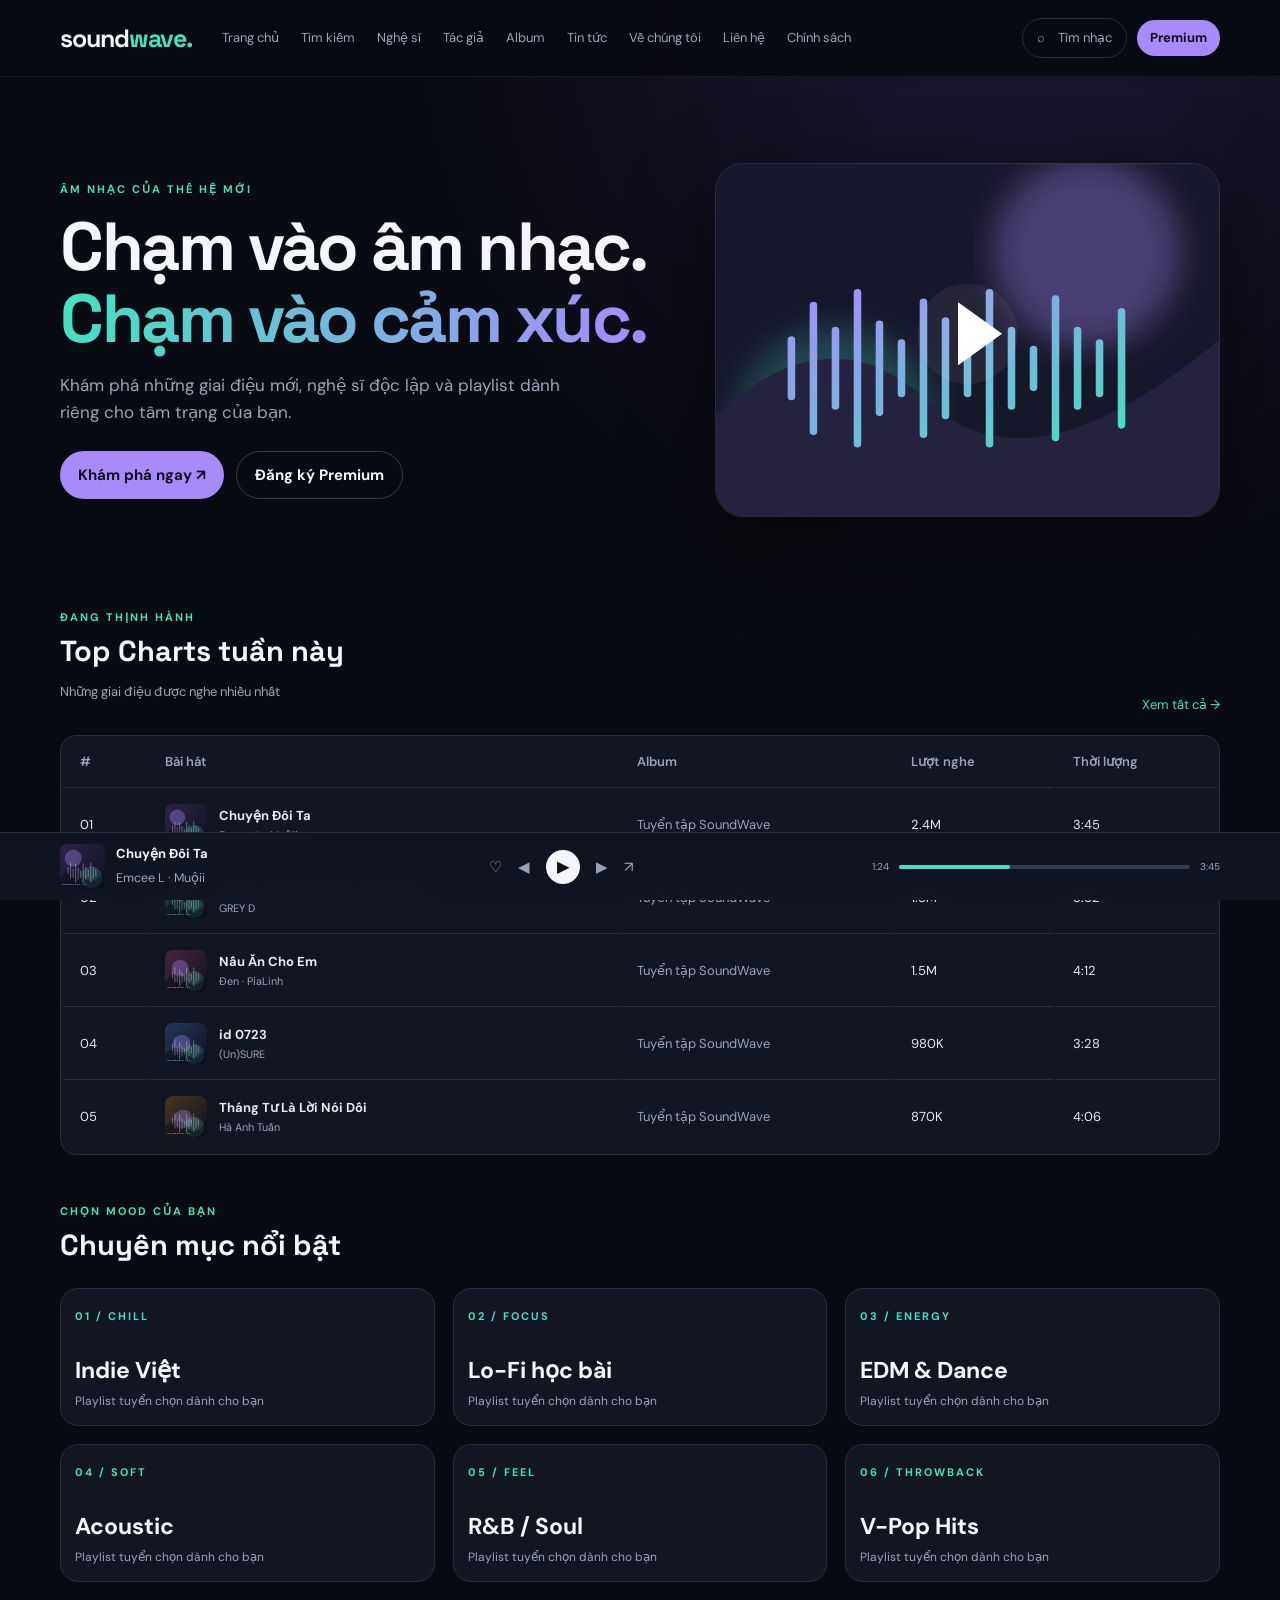
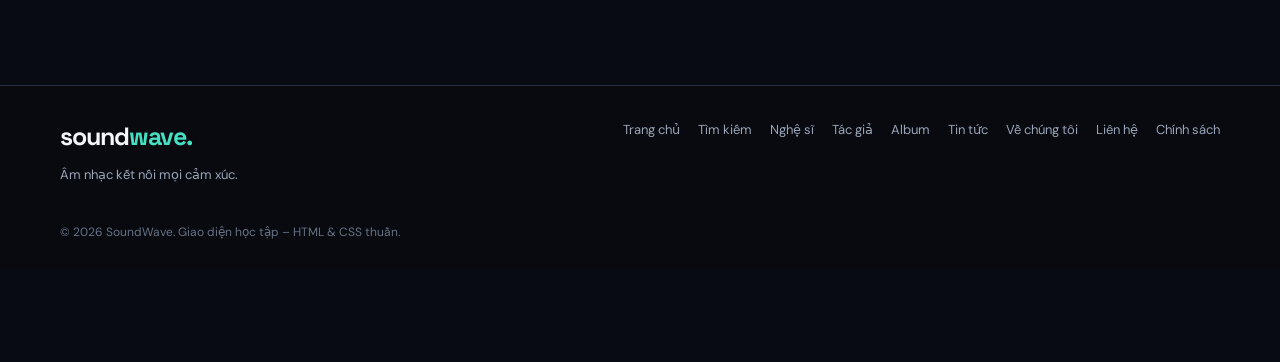
<file: index.html>
<!DOCTYPE html>
<html lang="vi">

<head>
    <meta charset="UTF-8">
    <meta name="viewport" content="width=device-width, initial-scale=1.0">
    <meta name="description" content="SoundWave - nền tảng khám phá âm nhạc trực tuyến.">
    <title>Trang chủ | SoundWave</title>
    <link rel="stylesheet" href="css/style.css">
</head>

<body>
    <header class="site-header">
        <div class="container navbar"><a class="brand" href="index.html">sound<span>wave.</span></a>
            <nav class="nav-links" aria-label="Điều hướng chính"><a href="index.html">Trang chủ</a><a
                    href="search.html">Tìm kiếm</a><a href="artist-songs.html">Nghệ sĩ</a><a
                    href="composer-songs.html">Tác giả</a><a href="album-songs.html">Album</a><a href="detail.html">Tin
                    tức</a><a href="about.html">Về chúng tôi</a><a href="contact.html">Liên hệ</a><a
                    href="policy-terms.html">Chính sách</a></nav>
            <div class="nav-actions"><a class="search-mini" href="search.html">⌕　Tìm nhạc</a><a class="btn small"
                    href="contact.html">Premium</a></div>
        </div>
    </header>
    <main class="container">

        <section class="hero">
            <div>
                <div class="eyebrow">Âm nhạc của thế hệ mới</div>
                <h1>Chạm vào âm nhạc.<br><span class="gradient">Chạm vào cảm xúc.</span></h1>
                <p class="lead">Khám phá những giai điệu mới, nghệ sĩ độc lập và playlist dành riêng cho tâm trạng của
                    bạn.</p>
                <div style="display:flex;gap:12px;flex-wrap:wrap;margin-top:25px"><a class="btn" href="search.html">Khám
                        phá ngay ↗</a><a class="btn outline" href="contact.html">Đăng ký Premium</a></div>
            </div>
            <div class="hero-art"><img src="img/hero.svg" alt="Minh họa sóng âm SoundWave"></div>
        </section>
        <section class="section">
            <div class="section-head">
                <div>
                    <div class="eyebrow">Đang thịnh hành</div>
                    <h2>Top Charts tuần này</h2>
                    <p class="sub">Những giai điệu được nghe nhiều nhất</p>
                </div><a class="text-link" href="search.html">Xem tất cả →</a>
            </div>
            <div class="table-wrap">
                <table>
                    <thead>
                        <tr>
                            <th>#</th>
                            <th>Bài hát</th>
                            <th>Album</th>
                            <th>Lượt nghe</th>
                            <th>Thời lượng</th>
                        </tr>
                    </thead>
                    <tbody>
                        <tr>
                            <td>01</td>
                            <td><a class="track" href="song-detail.html"><img src="img/cover1.svg"
                                        alt=""><span><b>Chuyện Đôi Ta</b><small class="muted"
                                            style="display:block">Emcee L · Muộii</small></span></a></td>
                            <td class="muted">Tuyển tập SoundWave</td>
                            <td>2.4M</td>
                            <td>3:45</td>
                        </tr>
                        <tr>
                            <td>02</td>
                            <td><a class="track" href="song-detail.html"><img src="img/cover2.svg"
                                        alt=""><span><b>vaicaunoicokhiennguoithaydoi</b><small class="muted"
                                            style="display:block">GREY D</small></span></a></td>
                            <td class="muted">Tuyển tập SoundWave</td>
                            <td>1.8M</td>
                            <td>3:52</td>
                        </tr>
                        <tr>
                            <td>03</td>
                            <td><a class="track" href="song-detail.html"><img src="img/cover3.svg" alt=""><span><b>Nấu
                                            Ăn Cho Em</b><small class="muted" style="display:block">Đen ·
                                            PiaLinh</small></span></a></td>
                            <td class="muted">Tuyển tập SoundWave</td>
                            <td>1.5M</td>
                            <td>4:12</td>
                        </tr>
                        <tr>
                            <td>04</td>
                            <td><a class="track" href="song-detail.html"><img src="img/cover4.svg" alt=""><span><b>id
                                            0723</b><small class="muted" style="display:block">
                                            (Un)SURE</small></span></a></td>
                            <td class="muted">Tuyển tập SoundWave</td>
                            <td>980K</td>
                            <td>3:28</td>
                        </tr>
                        <tr>
                            <td>05</td>
                            <td><a class="track" href="song-detail.html"><img src="img/cover5.svg" alt=""><span><b>Tháng
                                            Tư Là Lời Nói Dối</b><small class="muted" style="display:block">Hà Anh
                                            Tuấn</small></span></a></td>
                            <td class="muted">Tuyển tập SoundWave</td>
                            <td>870K</td>
                            <td>4:06</td>
                        </tr>
                    </tbody>
                </table>
            </div>
        </section>
        <section class="section">
            <div class="section-head">
                <div>
                    <div class="eyebrow">Chọn mood của bạn</div>
                    <h2>Chuyên mục nổi bật</h2>
                </div>
            </div>
            <div class="grid three"><a class="card" href="search.html"><span class="eyebrow">01 / CHILL</span>
                    <h3 style="font-size:23px;margin-top:25px">Indie Việt</h3>
                    <p>Playlist tuyển chọn dành cho bạn</p>
                </a><a class="card" href="search.html"><span class="eyebrow">02 / FOCUS</span>
                    <h3 style="font-size:23px;margin-top:25px">Lo-Fi học bài</h3>
                    <p>Playlist tuyển chọn dành cho bạn</p>
                </a><a class="card" href="search.html"><span class="eyebrow">03 / ENERGY</span>
                    <h3 style="font-size:23px;margin-top:25px">EDM & Dance</h3>
                    <p>Playlist tuyển chọn dành cho bạn</p>
                </a><a class="card" href="search.html"><span class="eyebrow">04 / SOFT</span>
                    <h3 style="font-size:23px;margin-top:25px">Acoustic</h3>
                    <p>Playlist tuyển chọn dành cho bạn</p>
                </a><a class="card" href="search.html"><span class="eyebrow">05 / FEEL</span>
                    <h3 style="font-size:23px;margin-top:25px">R&B / Soul</h3>
                    <p>Playlist tuyển chọn dành cho bạn</p>
                </a><a class="card" href="search.html"><span class="eyebrow">06 / THROWBACK</span>
                    <h3 style="font-size:23px;margin-top:25px">V-Pop Hits</h3>
                    <p>Playlist tuyển chọn dành cho bạn</p>
                </a></div>
        </section>
    </main>
    <footer class="site-footer">
        <div class="container">
            <div class="footer-inner">
                <div><a class="brand" href="index.html">sound<span>wave.</span></a>
                    <p class="sub">Âm nhạc kết nối mọi cảm xúc.</p>
                </div>
                <div class="footer-links"><a href="index.html">Trang chủ</a><a href="search.html">Tìm kiếm</a><a
                        href="artist-songs.html">Nghệ sĩ</a><a href="composer-songs.html">Tác giả</a><a
                        href="album-songs.html">Album</a><a href="detail.html">Tin tức</a><a href="about.html">Về chúng
                        tôi</a><a href="contact.html">Liên hệ</a><a href="policy-terms.html">Chính sách</a></div>
            </div>
            <div class="copyright">© 2026 SoundWave. Giao diện học tập – HTML & CSS thuần.</div>
        </div>
    </footer>
    <div class="player">
        <div class="container player-inner">
            <div class="now-playing"><img src="img/cover1.svg" alt="Bìa bài hát">
                <div><b>Chuyện Đôi Ta</b><small>Emcee L · Muộii</small></div>
            </div>
            <div class="controls"><span>♡</span><span>◀</span><span class="play">▶</span><span>▶</span><span>↗</span>
            </div>
            <div class="progress"><span>1:24</span>
                <div class="bar"><span></span></div><span>3:45</span>
            </div>
        </div>
    </div>
</body>

</html>
</file>
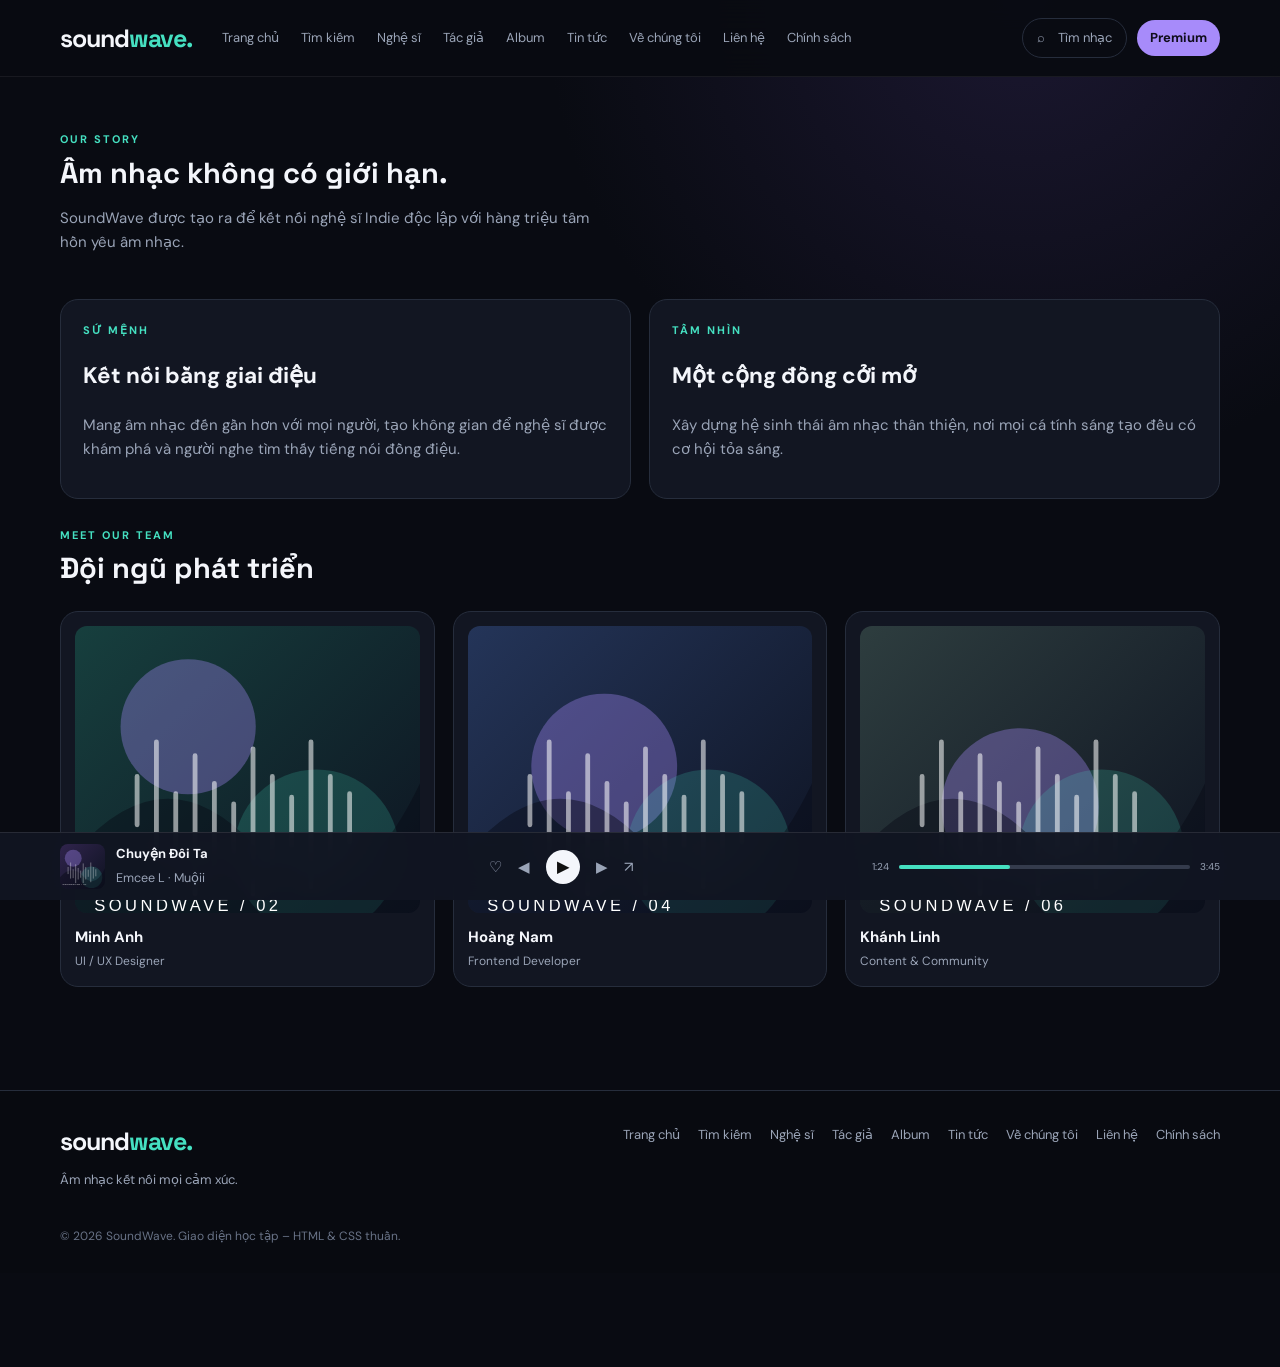
<file: about.html>
<!DOCTYPE html>
<html lang="vi">

<head>
    <meta charset="UTF-8">
    <meta name="viewport" content="width=device-width, initial-scale=1.0">
    <meta name="description" content="SoundWave - nền tảng khám phá âm nhạc trực tuyến.">
    <title>Về chúng tôi | SoundWave</title>
    <link rel="stylesheet" href="css/style.css">
</head>

<body>
    <header class="site-header">
        <div class="container navbar"><a class="brand" href="index.html">sound<span>wave.</span></a>
            <nav class="nav-links" aria-label="Điều hướng chính"><a href="index.html">Trang chủ</a><a
                    href="search.html">Tìm kiếm</a><a href="artist-songs.html">Nghệ sĩ</a><a
                    href="composer-songs.html">Tác giả</a><a href="album-songs.html">Album</a><a href="detail.html">Tin
                    tức</a><a href="about.html">Về chúng tôi</a><a href="contact.html">Liên hệ</a><a
                    href="policy-terms.html">Chính sách</a></nav>
            <div class="nav-actions"><a class="search-mini" href="search.html">⌕　Tìm nhạc</a><a class="btn small"
                    href="contact.html">Premium</a></div>
        </div>
    </header>
    <main class="container">

        <section class="page-intro">
            <div class="eyebrow">Our story</div>
            <h1 class="page-title">Âm nhạc không có giới hạn.</h1>
            <p class="lead">SoundWave được tạo ra để kết nối nghệ sĩ Indie độc lập với hàng triệu tâm hồn yêu âm nhạc.
            </p>
        </section>
        <section class="info-grid">
            <div class="info-box">
                <div class="eyebrow">Sứ mệnh</div>
                <h2>Kết nối bằng giai điệu</h2>
                <p class="muted">Mang âm nhạc đến gần hơn với mọi người, tạo không gian để nghệ sĩ được khám phá và
                    người nghe tìm thấy tiếng nói đồng điệu.</p>
            </div>
            <div class="info-box">
                <div class="eyebrow">Tầm nhìn</div>
                <h2>Một cộng đồng cởi mở</h2>
                <p class="muted">Xây dựng hệ sinh thái âm nhạc thân thiện, nơi mọi cá tính sáng tạo đều có cơ hội tỏa
                    sáng.</p>
            </div>
        </section>
        <section class="section">
            <div class="section-head">
                <div>
                    <div class="eyebrow">Meet our team</div>
                    <h2>Đội ngũ phát triển</h2>
                </div>
            </div>
            <div class="grid three">
                <div class="card team-card"><img src="img/cover2.svg" alt="Thành viên nhóm">
                    <h3>Minh Anh</h3>
                    <p>UI / UX Designer</p>
                </div>
                <div class="card team-card"><img src="img/cover4.svg" alt="Thành viên nhóm">
                    <h3>Hoàng Nam</h3>
                    <p>Frontend Developer</p>
                </div>
                <div class="card team-card"><img src="img/cover6.svg" alt="Thành viên nhóm">
                    <h3>Khánh Linh</h3>
                    <p>Content & Community</p>
                </div>
            </div>
        </section>
    </main>
    <footer class="site-footer">
        <div class="container">
            <div class="footer-inner">
                <div><a class="brand" href="index.html">sound<span>wave.</span></a>
                    <p class="sub">Âm nhạc kết nối mọi cảm xúc.</p>
                </div>
                <div class="footer-links"><a href="index.html">Trang chủ</a><a href="search.html">Tìm kiếm</a><a
                        href="artist-songs.html">Nghệ sĩ</a><a href="composer-songs.html">Tác giả</a><a
                        href="album-songs.html">Album</a><a href="detail.html">Tin tức</a><a href="about.html">Về chúng
                        tôi</a><a href="contact.html">Liên hệ</a><a href="policy-terms.html">Chính sách</a></div>
            </div>
            <div class="copyright">© 2026 SoundWave. Giao diện học tập – HTML & CSS thuần.</div>
        </div>
    </footer>
    <div class="player">
        <div class="container player-inner">
            <div class="now-playing"><img src="img/cover1.svg" alt="Bìa bài hát">
                <div><b>Chuyện Đôi Ta</b><small>Emcee L · Muộii</small></div>
            </div>
            <div class="controls"><span>♡</span><span>◀</span><span class="play">▶</span><span>▶</span><span>↗</span>
            </div>
            <div class="progress"><span>1:24</span>
                <div class="bar"><span></span></div><span>3:45</span>
            </div>
        </div>
    </div>
</body>

</html>
</file>
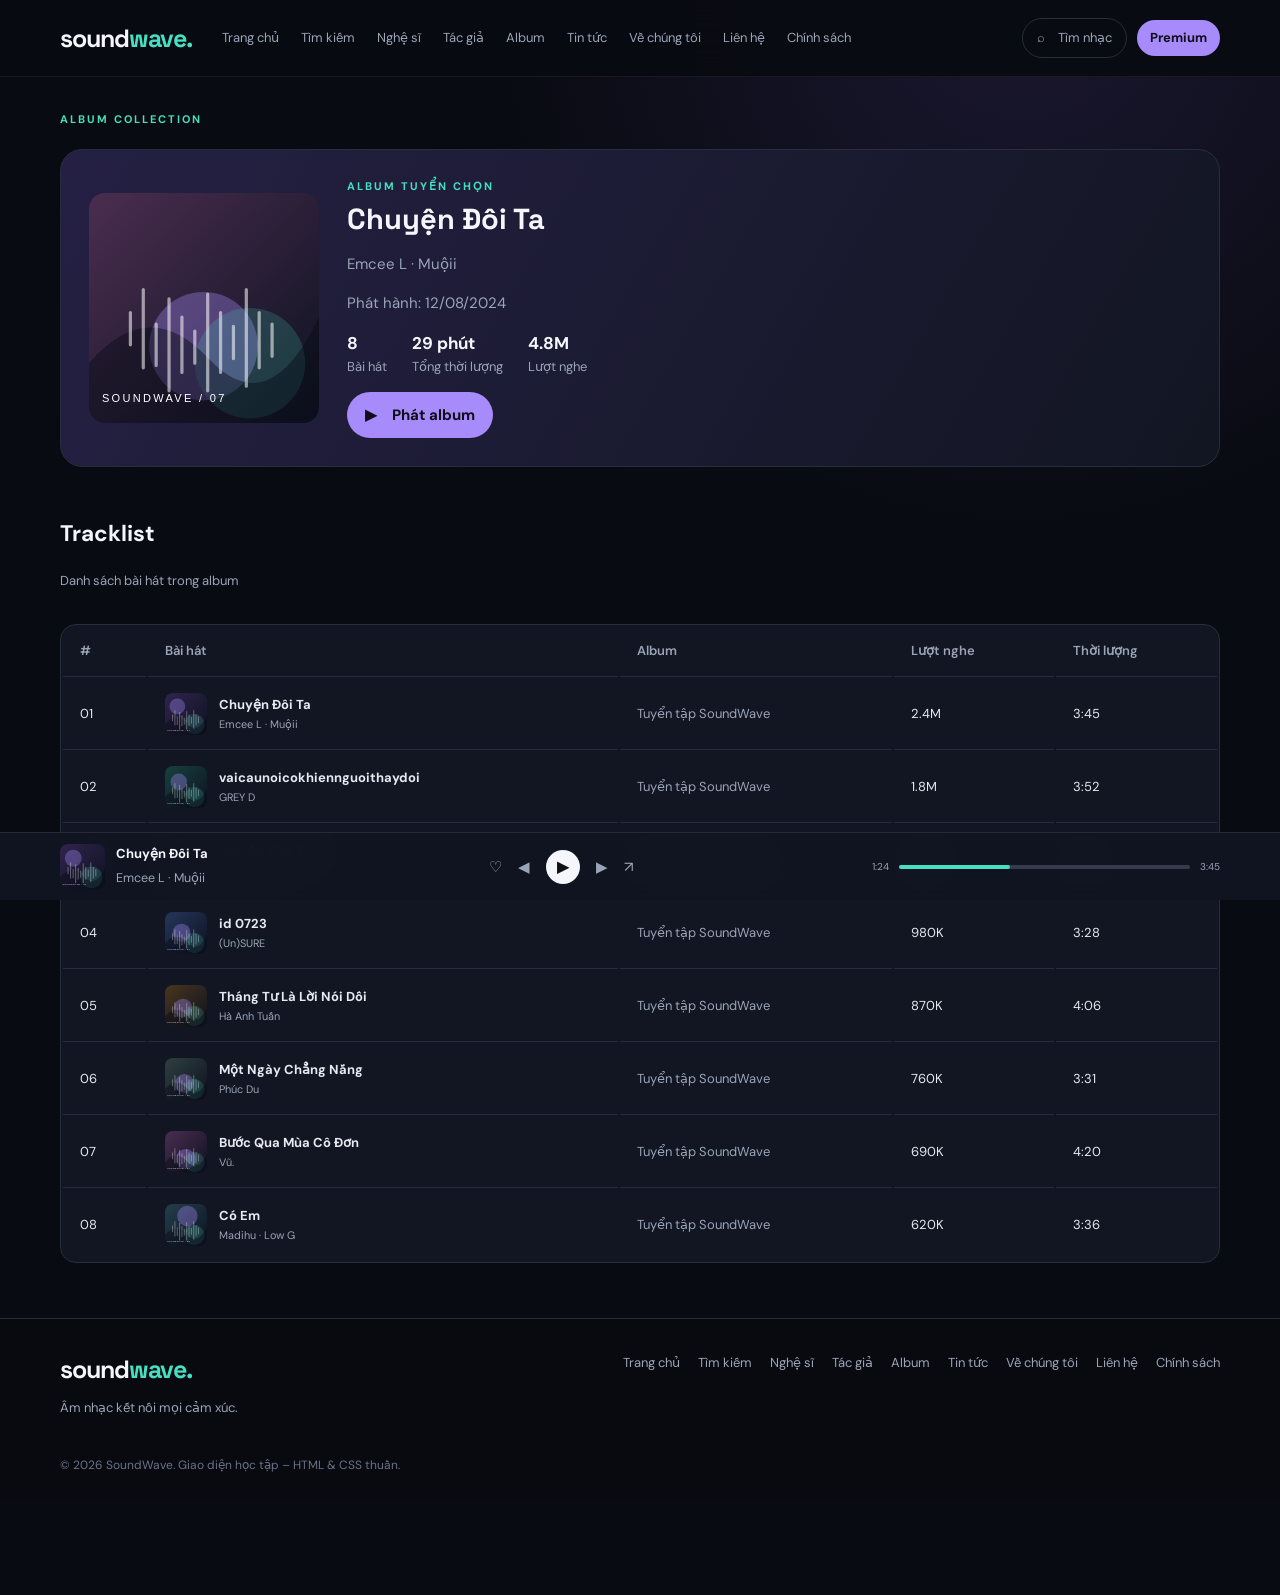
<file: album-songs.html>
<!DOCTYPE html>
<html lang="vi">

<head>
    <meta charset="UTF-8">
    <meta name="viewport" content="width=device-width, initial-scale=1.0">
    <meta name="description" content="SoundWave - nền tảng khám phá âm nhạc trực tuyến.">
    <title>Bài hát theo album | SoundWave</title>
    <link rel="stylesheet" href="css/style.css">
</head>

<body>
    <header class="site-header">
        <div class="container navbar"><a class="brand" href="index.html">sound<span>wave.</span></a>
            <nav class="nav-links" aria-label="Điều hướng chính"><a href="index.html">Trang chủ</a><a
                    href="search.html">Tìm kiếm</a><a href="artist-songs.html">Nghệ sĩ</a><a
                    href="composer-songs.html">Tác giả</a><a href="album-songs.html">Album</a><a href="detail.html">Tin
                    tức</a><a href="about.html">Về chúng tôi</a><a href="contact.html">Liên hệ</a><a
                    href="policy-terms.html">Chính sách</a></nav>
            <div class="nav-actions"><a class="search-mini" href="search.html">⌕　Tìm nhạc</a><a class="btn small"
                    href="contact.html">Premium</a></div>
        </div>
    </header>
    <main class="container">

        <div class="eyebrow">Album collection</div>
        <section class="album-head"><img src="img/cover7.svg" alt="Bìa album Chuyện Đôi Ta">
            <div>
                <div class="eyebrow">Album tuyển chọn</div>
                <h1 class="page-title">Chuyện Đôi Ta</h1>
                <p class="muted">Emcee L · Muộii</p>
                <p class="muted">Phát hành: 12/08/2024</p>
                <div class="stats"><span><b>8</b>Bài hát</span><span><b>29 phút</b>Tổng thời
                        lượng</span><span><b>4.8M</b>Lượt nghe</span></div><a class="btn" href="song-detail.html">▶　Phát
                    album</a>
            </div>
        </section>
        <section>
            <div class="section-head">
                <div>
                    <h2>Tracklist</h2>
                    <p class="sub">Danh sách bài hát trong album</p>
                </div>
            </div>
            <div class="table-wrap">
                <table>
                    <thead>
                        <tr>
                            <th>#</th>
                            <th>Bài hát</th>
                            <th>Album</th>
                            <th>Lượt nghe</th>
                            <th>Thời lượng</th>
                        </tr>
                    </thead>
                    <tbody>
                        <tr>
                            <td>01</td>
                            <td><a class="track" href="song-detail.html"><img src="img/cover1.svg"
                                        alt=""><span><b>Chuyện Đôi Ta</b><small class="muted"
                                            style="display:block">Emcee L · Muộii</small></span></a></td>
                            <td class="muted">Tuyển tập SoundWave</td>
                            <td>2.4M</td>
                            <td>3:45</td>
                        </tr>
                        <tr>
                            <td>02</td>
                            <td><a class="track" href="song-detail.html"><img src="img/cover2.svg"
                                        alt=""><span><b>vaicaunoicokhiennguoithaydoi</b><small class="muted"
                                            style="display:block">GREY D</small></span></a></td>
                            <td class="muted">Tuyển tập SoundWave</td>
                            <td>1.8M</td>
                            <td>3:52</td>
                        </tr>
                        <tr>
                            <td>03</td>
                            <td><a class="track" href="song-detail.html"><img src="img/cover3.svg" alt=""><span><b>Nấu
                                            Ăn Cho Em</b><small class="muted" style="display:block">Đen ·
                                            PiaLinh</small></span></a></td>
                            <td class="muted">Tuyển tập SoundWave</td>
                            <td>1.5M</td>
                            <td>4:12</td>
                        </tr>
                        <tr>
                            <td>04</td>
                            <td><a class="track" href="song-detail.html"><img src="img/cover4.svg" alt=""><span><b>id
                                            0723</b><small class="muted" style="display:block">
                                            (Un)SURE</small></span></a></td>
                            <td class="muted">Tuyển tập SoundWave</td>
                            <td>980K</td>
                            <td>3:28</td>
                        </tr>
                        <tr>
                            <td>05</td>
                            <td><a class="track" href="song-detail.html"><img src="img/cover5.svg" alt=""><span><b>Tháng
                                            Tư Là Lời Nói Dối</b><small class="muted" style="display:block">Hà Anh
                                            Tuấn</small></span></a></td>
                            <td class="muted">Tuyển tập SoundWave</td>
                            <td>870K</td>
                            <td>4:06</td>
                        </tr>
                        <tr>
                            <td>06</td>
                            <td><a class="track" href="song-detail.html"><img src="img/cover6.svg" alt=""><span><b>Một
                                            Ngày Chẳng Nắng</b><small class="muted" style="display:block">Phúc
                                            Du</small></span></a></td>
                            <td class="muted">Tuyển tập SoundWave</td>
                            <td>760K</td>
                            <td>3:31</td>
                        </tr>
                        <tr>
                            <td>07</td>
                            <td><a class="track" href="song-detail.html"><img src="img/cover7.svg" alt=""><span><b>Bước
                                            Qua Mùa Cô Đơn</b><small class="muted"
                                            style="display:block">Vũ.</small></span></a></td>
                            <td class="muted">Tuyển tập SoundWave</td>
                            <td>690K</td>
                            <td>4:20</td>
                        </tr>
                        <tr>
                            <td>08</td>
                            <td><a class="track" href="song-detail.html"><img src="img/cover8.svg" alt=""><span><b>Có
                                            Em</b><small class="muted" style="display:block">Madihu · Low
                                            G</small></span></a></td>
                            <td class="muted">Tuyển tập SoundWave</td>
                            <td>620K</td>
                            <td>3:36</td>
                        </tr>
                    </tbody>
                </table>
            </div>
        </section>
    </main>
    <footer class="site-footer">
        <div class="container">
            <div class="footer-inner">
                <div><a class="brand" href="index.html">sound<span>wave.</span></a>
                    <p class="sub">Âm nhạc kết nối mọi cảm xúc.</p>
                </div>
                <div class="footer-links"><a href="index.html">Trang chủ</a><a href="search.html">Tìm kiếm</a><a
                        href="artist-songs.html">Nghệ sĩ</a><a href="composer-songs.html">Tác giả</a><a
                        href="album-songs.html">Album</a><a href="detail.html">Tin tức</a><a href="about.html">Về chúng
                        tôi</a><a href="contact.html">Liên hệ</a><a href="policy-terms.html">Chính sách</a></div>
            </div>
            <div class="copyright">© 2026 SoundWave. Giao diện học tập – HTML & CSS thuần.</div>
        </div>
    </footer>
    <div class="player">
        <div class="container player-inner">
            <div class="now-playing"><img src="img/cover1.svg" alt="Bìa bài hát">
                <div><b>Chuyện Đôi Ta</b><small>Emcee L · Muộii</small></div>
            </div>
            <div class="controls"><span>♡</span><span>◀</span><span class="play">▶</span><span>▶</span><span>↗</span>
            </div>
            <div class="progress"><span>1:24</span>
                <div class="bar"><span></span></div><span>3:45</span>
            </div>
        </div>
    </div>
</body>

</html>
</file>
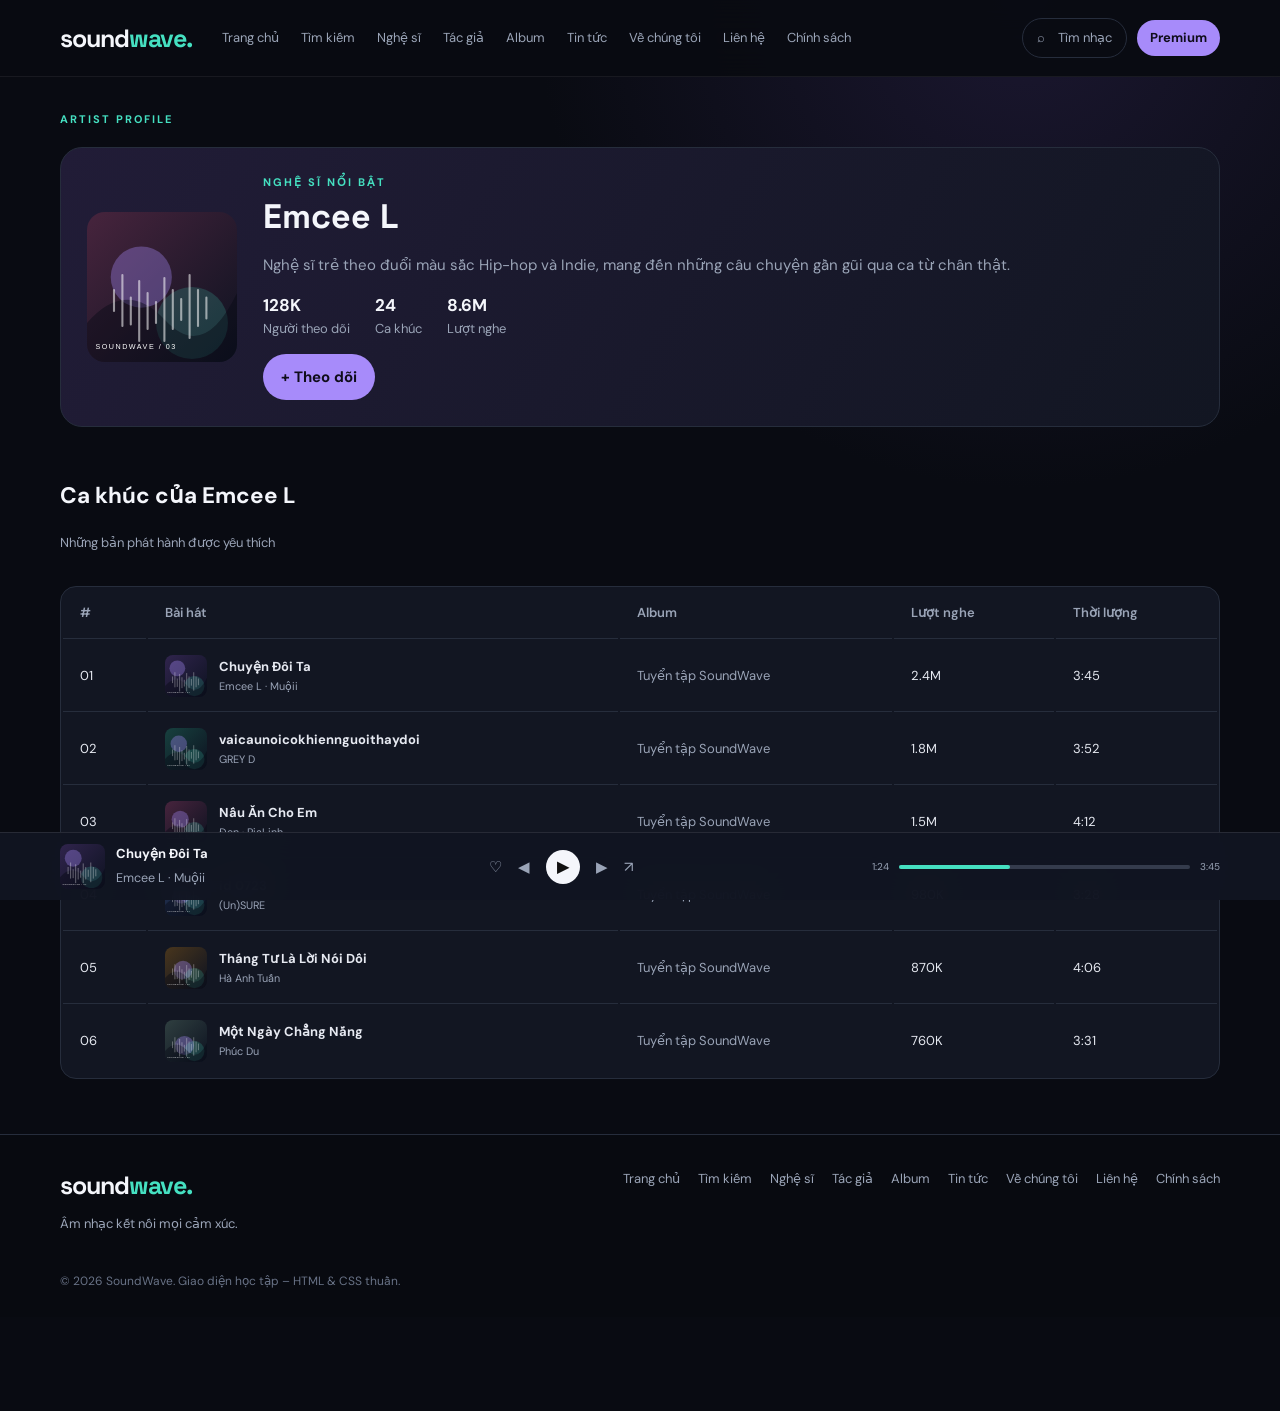
<file: artist-songs.html>
<!DOCTYPE html>
<html lang="vi">

<head>
    <meta charset="UTF-8">
    <meta name="viewport" content="width=device-width, initial-scale=1.0">
    <meta name="description" content="SoundWave - nền tảng khám phá âm nhạc trực tuyến.">
    <title>Bài hát theo ca sĩ | SoundWave</title>
    <link rel="stylesheet" href="css/style.css">
</head>

<body>
    <header class="site-header">
        <div class="container navbar"><a class="brand" href="index.html">sound<span>wave.</span></a>
            <nav class="nav-links" aria-label="Điều hướng chính"><a href="index.html">Trang chủ</a><a
                    href="search.html">Tìm kiếm</a><a href="artist-songs.html">Nghệ sĩ</a><a
                    href="composer-songs.html">Tác giả</a><a href="album-songs.html">Album</a><a href="detail.html">Tin
                    tức</a><a href="about.html">Về chúng tôi</a><a href="contact.html">Liên hệ</a><a
                    href="policy-terms.html">Chính sách</a></nav>
            <div class="nav-actions"><a class="search-mini" href="search.html">⌕　Tìm nhạc</a><a class="btn small"
                    href="contact.html">Premium</a></div>
        </div>
    </header>
    <main class="container">

        <div class="eyebrow">Artist profile</div>
        <section class="profile"><img class="avatar" src="img/cover3.svg" alt="Ảnh nghệ sĩ">
            <div>
                <div class="eyebrow">Nghệ sĩ nổi bật</div>
                <h1>Emcee L</h1>
                <p class="muted">Nghệ sĩ trẻ theo đuổi màu sắc Hip-hop và Indie, mang đến những câu chuyện gần gũi qua
                    ca từ chân thật.</p>
                <div class="stats"><span><b>128K</b>Người theo dõi</span><span><b>24</b>Ca
                        khúc</span><span><b>8.6M</b>Lượt nghe</span></div><a class="btn" href="#tracks">+ Theo dõi</a>
            </div>
        </section>
        <section id="tracks">
            <div class="section-head">
                <div>
                    <h2>Ca khúc của Emcee L</h2>
                    <p class="sub">Những bản phát hành được yêu thích</p>
                </div>
            </div>
            <div class="table-wrap">
                <table>
                    <thead>
                        <tr>
                            <th>#</th>
                            <th>Bài hát</th>
                            <th>Album</th>
                            <th>Lượt nghe</th>
                            <th>Thời lượng</th>
                        </tr>
                    </thead>
                    <tbody>
                        <tr>
                            <td>01</td>
                            <td><a class="track" href="song-detail.html"><img src="img/cover1.svg"
                                        alt=""><span><b>Chuyện Đôi Ta</b><small class="muted"
                                            style="display:block">Emcee L · Muộii</small></span></a></td>
                            <td class="muted">Tuyển tập SoundWave</td>
                            <td>2.4M</td>
                            <td>3:45</td>
                        </tr>
                        <tr>
                            <td>02</td>
                            <td><a class="track" href="song-detail.html"><img src="img/cover2.svg"
                                        alt=""><span><b>vaicaunoicokhiennguoithaydoi</b><small class="muted"
                                            style="display:block">GREY D</small></span></a></td>
                            <td class="muted">Tuyển tập SoundWave</td>
                            <td>1.8M</td>
                            <td>3:52</td>
                        </tr>
                        <tr>
                            <td>03</td>
                            <td><a class="track" href="song-detail.html"><img src="img/cover3.svg" alt=""><span><b>Nấu
                                            Ăn Cho Em</b><small class="muted" style="display:block">Đen ·
                                            PiaLinh</small></span></a></td>
                            <td class="muted">Tuyển tập SoundWave</td>
                            <td>1.5M</td>
                            <td>4:12</td>
                        </tr>
                        <tr>
                            <td>04</td>
                            <td><a class="track" href="song-detail.html"><img src="img/cover4.svg" alt=""><span><b>id
                                            0723</b><small class="muted" style="display:block">
                                            (Un)SURE</small></span></a></td>
                            <td class="muted">Tuyển tập SoundWave</td>
                            <td>980K</td>
                            <td>3:28</td>
                        </tr>
                        <tr>
                            <td>05</td>
                            <td><a class="track" href="song-detail.html"><img src="img/cover5.svg" alt=""><span><b>Tháng
                                            Tư Là Lời Nói Dối</b><small class="muted" style="display:block">Hà Anh
                                            Tuấn</small></span></a></td>
                            <td class="muted">Tuyển tập SoundWave</td>
                            <td>870K</td>
                            <td>4:06</td>
                        </tr>
                        <tr>
                            <td>06</td>
                            <td><a class="track" href="song-detail.html"><img src="img/cover6.svg" alt=""><span><b>Một
                                            Ngày Chẳng Nắng</b><small class="muted" style="display:block">Phúc
                                            Du</small></span></a></td>
                            <td class="muted">Tuyển tập SoundWave</td>
                            <td>760K</td>
                            <td>3:31</td>
                        </tr>
                    </tbody>
                </table>
            </div>
        </section>
    </main>
    <footer class="site-footer">
        <div class="container">
            <div class="footer-inner">
                <div><a class="brand" href="index.html">sound<span>wave.</span></a>
                    <p class="sub">Âm nhạc kết nối mọi cảm xúc.</p>
                </div>
                <div class="footer-links"><a href="index.html">Trang chủ</a><a href="search.html">Tìm kiếm</a><a
                        href="artist-songs.html">Nghệ sĩ</a><a href="composer-songs.html">Tác giả</a><a
                        href="album-songs.html">Album</a><a href="detail.html">Tin tức</a><a href="about.html">Về chúng
                        tôi</a><a href="contact.html">Liên hệ</a><a href="policy-terms.html">Chính sách</a></div>
            </div>
            <div class="copyright">© 2026 SoundWave. Giao diện học tập – HTML & CSS thuần.</div>
        </div>
    </footer>
    <div class="player">
        <div class="container player-inner">
            <div class="now-playing"><img src="img/cover1.svg" alt="Bìa bài hát">
                <div><b>Chuyện Đôi Ta</b><small>Emcee L · Muộii</small></div>
            </div>
            <div class="controls"><span>♡</span><span>◀</span><span class="play">▶</span><span>▶</span><span>↗</span>
            </div>
            <div class="progress"><span>1:24</span>
                <div class="bar"><span></span></div><span>3:45</span>
            </div>
        </div>
    </div>
</body>

</html>
</file>
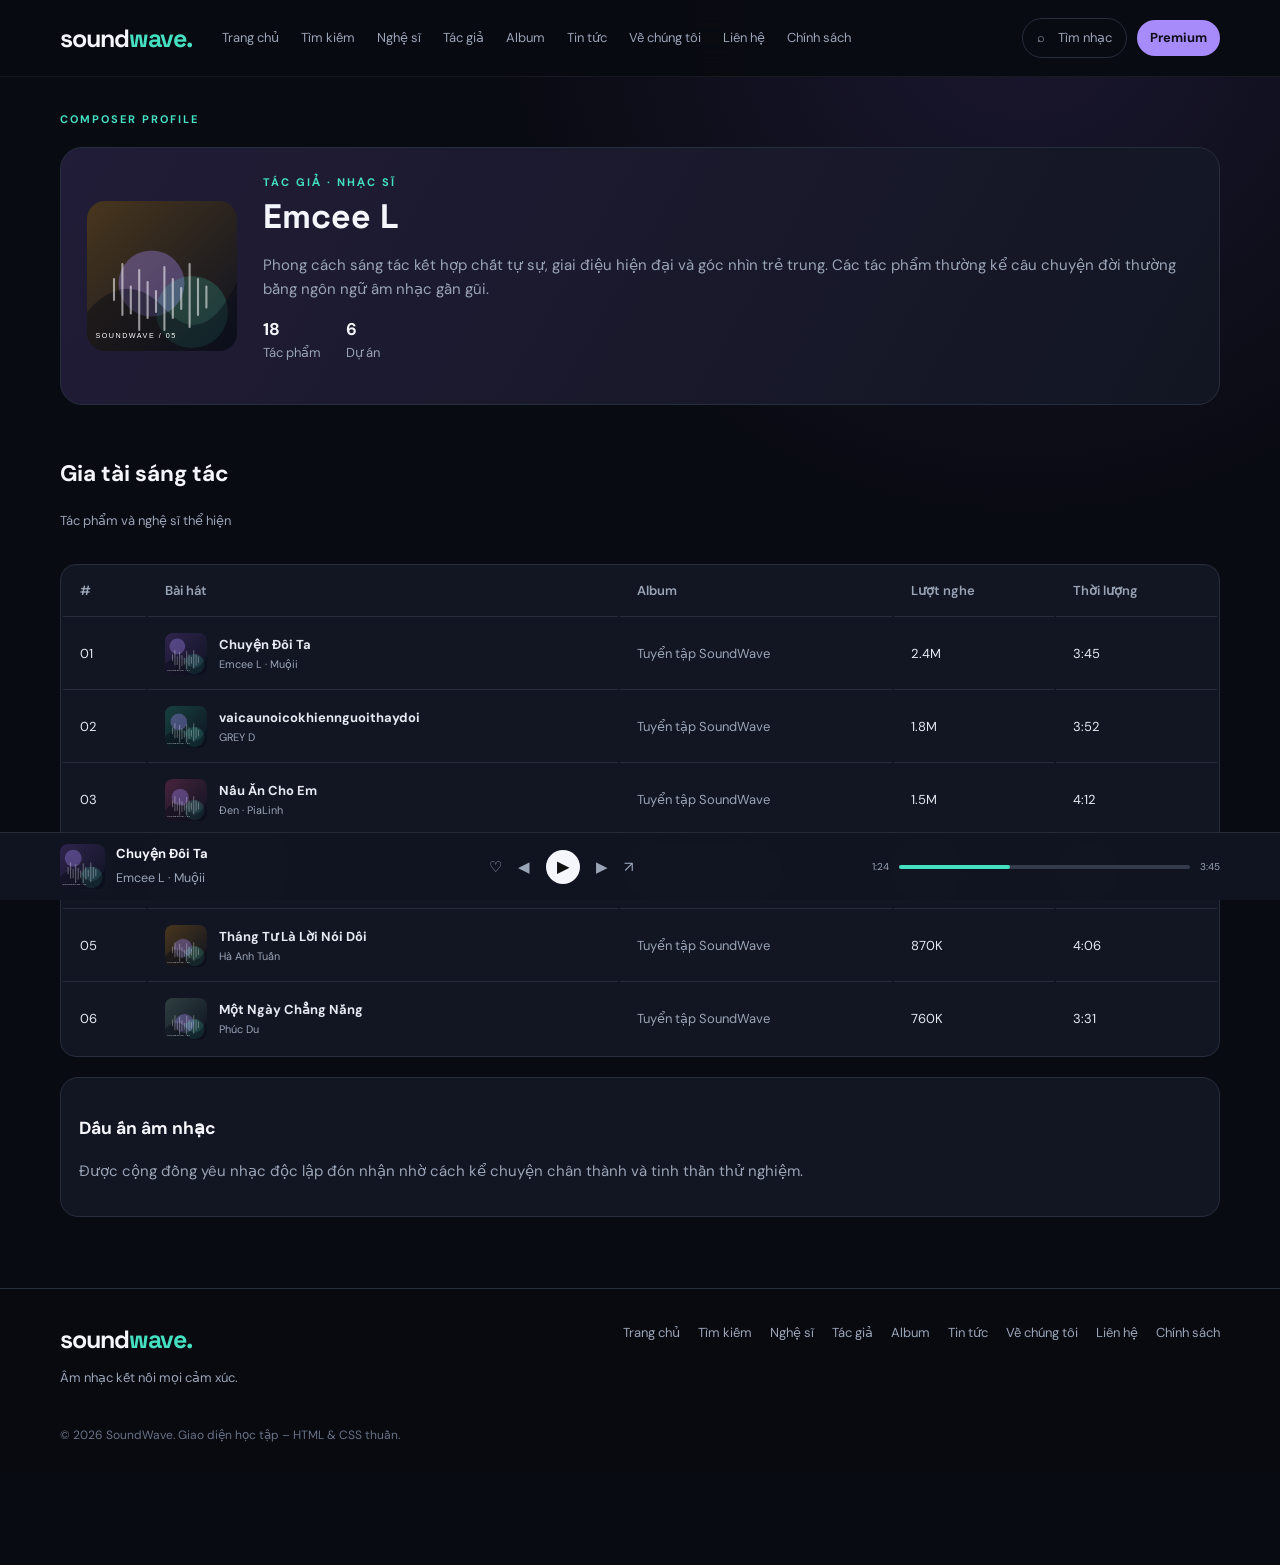
<file: composer-songs.html>
<!DOCTYPE html>
<html lang="vi">

<head>
    <meta charset="UTF-8">
    <meta name="viewport" content="width=device-width, initial-scale=1.0">
    <meta name="description" content="SoundWave - nền tảng khám phá âm nhạc trực tuyến.">
    <title>Bài hát theo tác giả | SoundWave</title>
    <link rel="stylesheet" href="css/style.css">
</head>

<body>
    <header class="site-header">
        <div class="container navbar"><a class="brand" href="index.html">sound<span>wave.</span></a>
            <nav class="nav-links" aria-label="Điều hướng chính"><a href="index.html">Trang chủ</a><a
                    href="search.html">Tìm kiếm</a><a href="artist-songs.html">Nghệ sĩ</a><a
                    href="composer-songs.html">Tác giả</a><a href="album-songs.html">Album</a><a href="detail.html">Tin
                    tức</a><a href="about.html">Về chúng tôi</a><a href="contact.html">Liên hệ</a><a
                    href="policy-terms.html">Chính sách</a></nav>
            <div class="nav-actions"><a class="search-mini" href="search.html">⌕　Tìm nhạc</a><a class="btn small"
                    href="contact.html">Premium</a></div>
        </div>
    </header>
    <main class="container">

        <div class="eyebrow">Composer profile</div>
        <section class="profile"><img class="avatar" src="img/cover5.svg" alt="Ảnh nhạc sĩ">
            <div>
                <div class="eyebrow">Tác giả · Nhạc sĩ</div>
                <h1>Emcee L</h1>
                <p class="muted">Phong cách sáng tác kết hợp chất tự sự, giai điệu hiện đại và góc nhìn trẻ trung. Các
                    tác phẩm thường kể câu chuyện đời thường bằng ngôn ngữ âm nhạc gần gũi.</p>
                <div class="stats"><span><b>18</b>Tác phẩm</span><span><b>6</b>Dự án</span></div>
            </div>
        </section>
        <section>
            <div class="section-head">
                <div>
                    <h2>Gia tài sáng tác</h2>
                    <p class="sub">Tác phẩm và nghệ sĩ thể hiện</p>
                </div>
            </div>
            <div class="table-wrap">
                <table>
                    <thead>
                        <tr>
                            <th>#</th>
                            <th>Bài hát</th>
                            <th>Album</th>
                            <th>Lượt nghe</th>
                            <th>Thời lượng</th>
                        </tr>
                    </thead>
                    <tbody>
                        <tr>
                            <td>01</td>
                            <td><a class="track" href="song-detail.html"><img src="img/cover1.svg"
                                        alt=""><span><b>Chuyện Đôi Ta</b><small class="muted"
                                            style="display:block">Emcee L · Muộii</small></span></a></td>
                            <td class="muted">Tuyển tập SoundWave</td>
                            <td>2.4M</td>
                            <td>3:45</td>
                        </tr>
                        <tr>
                            <td>02</td>
                            <td><a class="track" href="song-detail.html"><img src="img/cover2.svg"
                                        alt=""><span><b>vaicaunoicokhiennguoithaydoi</b><small class="muted"
                                            style="display:block">GREY D</small></span></a></td>
                            <td class="muted">Tuyển tập SoundWave</td>
                            <td>1.8M</td>
                            <td>3:52</td>
                        </tr>
                        <tr>
                            <td>03</td>
                            <td><a class="track" href="song-detail.html"><img src="img/cover3.svg" alt=""><span><b>Nấu
                                            Ăn Cho Em</b><small class="muted" style="display:block">Đen ·
                                            PiaLinh</small></span></a></td>
                            <td class="muted">Tuyển tập SoundWave</td>
                            <td>1.5M</td>
                            <td>4:12</td>
                        </tr>
                        <tr>
                            <td>04</td>
                            <td><a class="track" href="song-detail.html"><img src="img/cover4.svg" alt=""><span><b>id
                                            0723</b><small class="muted" style="display:block">
                                            (Un)SURE</small></span></a></td>
                            <td class="muted">Tuyển tập SoundWave</td>
                            <td>980K</td>
                            <td>3:28</td>
                        </tr>
                        <tr>
                            <td>05</td>
                            <td><a class="track" href="song-detail.html"><img src="img/cover5.svg" alt=""><span><b>Tháng
                                            Tư Là Lời Nói Dối</b><small class="muted" style="display:block">Hà Anh
                                            Tuấn</small></span></a></td>
                            <td class="muted">Tuyển tập SoundWave</td>
                            <td>870K</td>
                            <td>4:06</td>
                        </tr>
                        <tr>
                            <td>06</td>
                            <td><a class="track" href="song-detail.html"><img src="img/cover6.svg" alt=""><span><b>Một
                                            Ngày Chẳng Nắng</b><small class="muted" style="display:block">Phúc
                                            Du</small></span></a></td>
                            <td class="muted">Tuyển tập SoundWave</td>
                            <td>760K</td>
                            <td>3:31</td>
                        </tr>
                    </tbody>
                </table>
            </div>
            <div class="side-card" style="margin-top:20px">
                <h3>Dấu ấn âm nhạc</h3>
                <p class="muted">Được cộng đồng yêu nhạc độc lập đón nhận nhờ cách kể chuyện chân thành và tinh thần thử
                    nghiệm.</p>
            </div>
        </section>
    </main>
    <footer class="site-footer">
        <div class="container">
            <div class="footer-inner">
                <div><a class="brand" href="index.html">sound<span>wave.</span></a>
                    <p class="sub">Âm nhạc kết nối mọi cảm xúc.</p>
                </div>
                <div class="footer-links"><a href="index.html">Trang chủ</a><a href="search.html">Tìm kiếm</a><a
                        href="artist-songs.html">Nghệ sĩ</a><a href="composer-songs.html">Tác giả</a><a
                        href="album-songs.html">Album</a><a href="detail.html">Tin tức</a><a href="about.html">Về chúng
                        tôi</a><a href="contact.html">Liên hệ</a><a href="policy-terms.html">Chính sách</a></div>
            </div>
            <div class="copyright">© 2026 SoundWave. Giao diện học tập – HTML & CSS thuần.</div>
        </div>
    </footer>
    <div class="player">
        <div class="container player-inner">
            <div class="now-playing"><img src="img/cover1.svg" alt="Bìa bài hát">
                <div><b>Chuyện Đôi Ta</b><small>Emcee L · Muộii</small></div>
            </div>
            <div class="controls"><span>♡</span><span>◀</span><span class="play">▶</span><span>▶</span><span>↗</span>
            </div>
            <div class="progress"><span>1:24</span>
                <div class="bar"><span></span></div><span>3:45</span>
            </div>
        </div>
    </div>
</body>

</html>
</file>
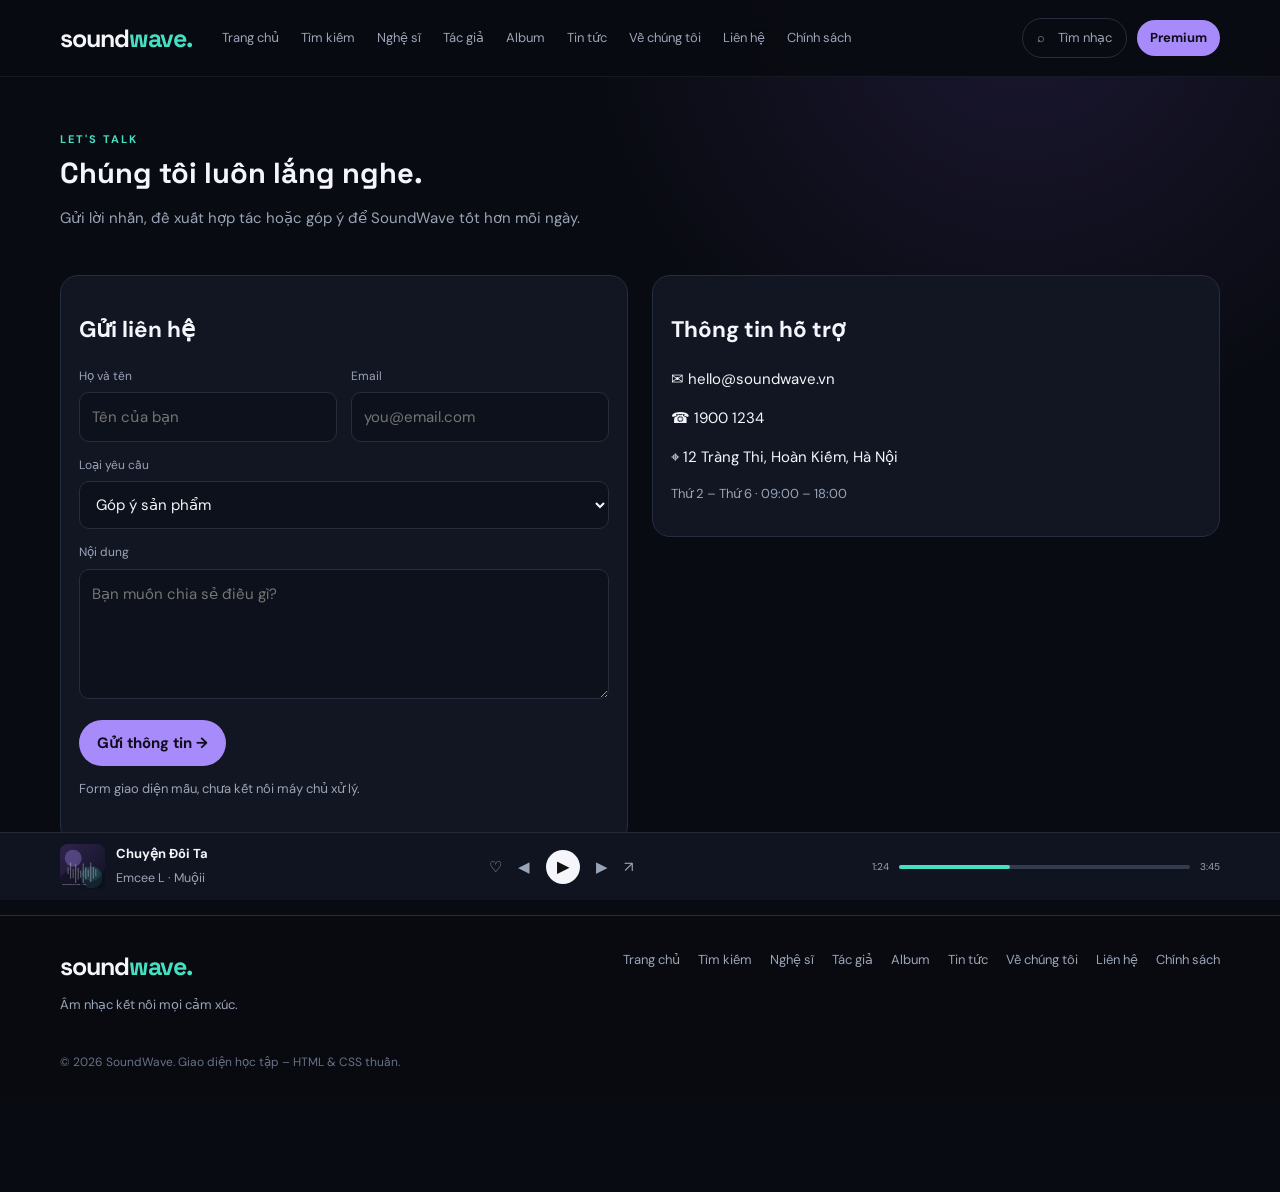
<file: contact.html>
<!DOCTYPE html>
<html lang="vi">

<head>
    <meta charset="UTF-8">
    <meta name="viewport" content="width=device-width, initial-scale=1.0">
    <meta name="description" content="SoundWave - nền tảng khám phá âm nhạc trực tuyến.">
    <title>Liên hệ & đóng góp | SoundWave</title>
    <link rel="stylesheet" href="css/style.css">
</head>

<body>
    <header class="site-header">
        <div class="container navbar"><a class="brand" href="index.html">sound<span>wave.</span></a>
            <nav class="nav-links" aria-label="Điều hướng chính"><a href="index.html">Trang chủ</a><a
                    href="search.html">Tìm kiếm</a><a href="artist-songs.html">Nghệ sĩ</a><a
                    href="composer-songs.html">Tác giả</a><a href="album-songs.html">Album</a><a href="detail.html">Tin
                    tức</a><a href="about.html">Về chúng tôi</a><a href="contact.html">Liên hệ</a><a
                    href="policy-terms.html">Chính sách</a></nav>
            <div class="nav-actions"><a class="search-mini" href="search.html">⌕　Tìm nhạc</a><a class="btn small"
                    href="contact.html">Premium</a></div>
        </div>
    </header>
    <main class="container">

        <div class="page-intro">
            <div class="eyebrow">Let's talk</div>
            <h1 class="page-title">Chúng tôi luôn lắng nghe.</h1>
            <p class="lead">Gửi lời nhắn, đề xuất hợp tác hoặc góp ý để SoundWave tốt hơn mỗi ngày.</p>
        </div>
        <div class="contact-grid">
            <section class="side-card">
                <h2>Gửi liên hệ</h2>
                <form action="#" method="post" class="form-grid">
                    <div><label for="name">Họ và tên</label><input id="name" name="name" placeholder="Tên của bạn"
                            required></div>
                    <div><label for="email">Email</label><input id="email" name="email" type="email"
                            placeholder="you@email.com" required></div>
                    <div class="full"><label for="type">Loại yêu cầu</label><select id="type" name="type">
                            <option>Góp ý sản phẩm</option>
                            <option>Hợp tác nghệ sĩ</option>
                            <option>Hỗ trợ tài khoản</option>
                            <option>Khác</option>
                        </select></div>
                    <div class="full"><label for="message">Nội dung</label><textarea id="message" name="message"
                            placeholder="Bạn muốn chia sẻ điều gì?" required></textarea></div>
                    <div class="full"><button class="btn" type="submit">Gửi thông tin →</button>
                        <p class="sub">Form giao diện mẫu, chưa kết nối máy chủ xử lý.</p>
                    </div>
                </form>
            </section>
            <aside>
                <div class="side-card">
                    <h2>Thông tin hỗ trợ</h2>
                    <p>✉ hello@soundwave.vn</p>
                    <p>☎ 1900 1234</p>
                    <p>⌖ 12 Tràng Thi, Hoàn Kiếm, Hà Nội</p>
                    <p class="sub">Thứ 2 – Thứ 6 · 09:00 – 18:00</p>
                </div><iframe class="map" title="Bản đồ khu vực Hà Nội" loading="lazy"
                    src="https://www.openstreetmap.org/export/embed.html?bbox=105.84%2C21.02%2C105.86%2C21.04&layer=mapnik"></iframe>
            </aside>
        </div>
    </main>
    <footer class="site-footer">
        <div class="container">
            <div class="footer-inner">
                <div><a class="brand" href="index.html">sound<span>wave.</span></a>
                    <p class="sub">Âm nhạc kết nối mọi cảm xúc.</p>
                </div>
                <div class="footer-links"><a href="index.html">Trang chủ</a><a href="search.html">Tìm kiếm</a><a
                        href="artist-songs.html">Nghệ sĩ</a><a href="composer-songs.html">Tác giả</a><a
                        href="album-songs.html">Album</a><a href="detail.html">Tin tức</a><a href="about.html">Về chúng
                        tôi</a><a href="contact.html">Liên hệ</a><a href="policy-terms.html">Chính sách</a></div>
            </div>
            <div class="copyright">© 2026 SoundWave. Giao diện học tập – HTML & CSS thuần.</div>
        </div>
    </footer>
    <div class="player">
        <div class="container player-inner">
            <div class="now-playing"><img src="img/cover1.svg" alt="Bìa bài hát">
                <div><b>Chuyện Đôi Ta</b><small>Emcee L · Muộii</small></div>
            </div>
            <div class="controls"><span>♡</span><span>◀</span><span class="play">▶</span><span>▶</span><span>↗</span>
            </div>
            <div class="progress"><span>1:24</span>
                <div class="bar"><span></span></div><span>3:45</span>
            </div>
        </div>
    </div>
</body>

</html>
</file>
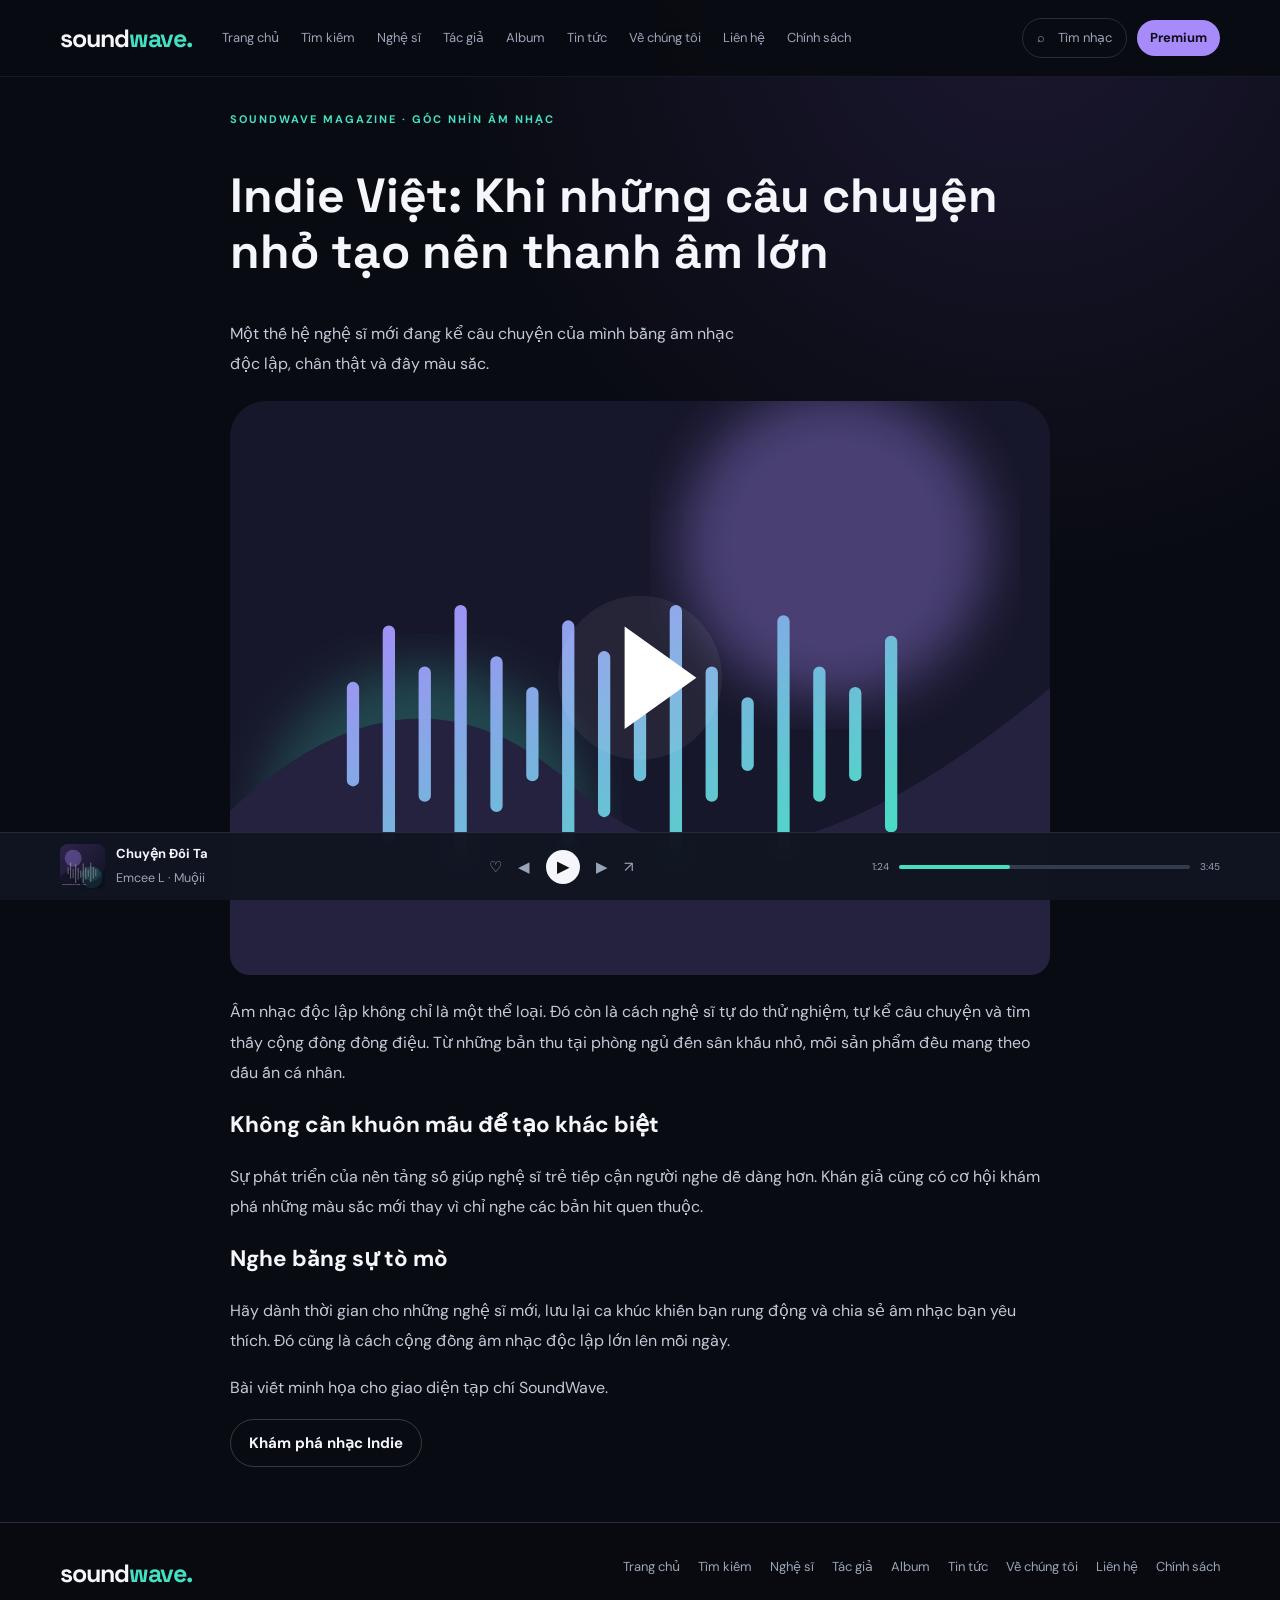
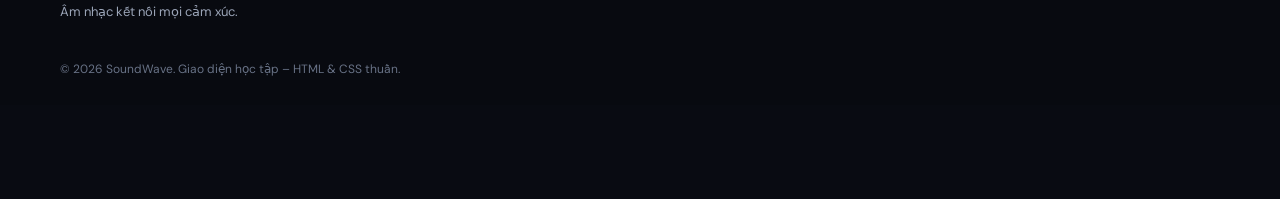
<file: detail.html>
<!DOCTYPE html>
<html lang="vi">

<head>
    <meta charset="UTF-8">
    <meta name="viewport" content="width=device-width, initial-scale=1.0">
    <meta name="description" content="SoundWave - nền tảng khám phá âm nhạc trực tuyến.">
    <title>Tin tức âm nhạc | SoundWave</title>
    <link rel="stylesheet" href="css/style.css">
</head>

<body>
    <header class="site-header">
        <div class="container navbar"><a class="brand" href="index.html">sound<span>wave.</span></a>
            <nav class="nav-links" aria-label="Điều hướng chính"><a href="index.html">Trang chủ</a><a
                    href="search.html">Tìm kiếm</a><a href="artist-songs.html">Nghệ sĩ</a><a
                    href="composer-songs.html">Tác giả</a><a href="album-songs.html">Album</a><a href="detail.html">Tin
                    tức</a><a href="about.html">Về chúng tôi</a><a href="contact.html">Liên hệ</a><a
                    href="policy-terms.html">Chính sách</a></nav>
            <div class="nav-actions"><a class="search-mini" href="search.html">⌕　Tìm nhạc</a><a class="btn small"
                    href="contact.html">Premium</a></div>
        </div>
    </header>
    <main class="container">

        <article class="article">
            <div class="eyebrow">SoundWave Magazine · Góc nhìn âm nhạc</div>
            <h1>Indie Việt: Khi những câu chuyện nhỏ tạo nên thanh âm lớn</h1>
            <p class="lead">Một thế hệ nghệ sĩ mới đang kể câu chuyện của mình bằng âm nhạc độc lập, chân thật và đầy
                màu sắc.</p><img src="img/hero.svg" alt="Không gian âm nhạc sáng tạo">
            <p>Âm nhạc độc lập không chỉ là một thể loại. Đó còn là cách nghệ sĩ tự do thử nghiệm, tự kể câu chuyện và
                tìm thấy cộng đồng đồng điệu. Từ những bản thu tại phòng ngủ đến sân khấu nhỏ, mỗi sản phẩm đều mang
                theo dấu ấn cá nhân.</p>
            <h2>Không cần khuôn mẫu để tạo khác biệt</h2>
            <p>Sự phát triển của nền tảng số giúp nghệ sĩ trẻ tiếp cận người nghe dễ dàng hơn. Khán giả cũng có cơ hội
                khám phá những màu sắc mới thay vì chỉ nghe các bản hit quen thuộc.</p>
            <h2>Nghe bằng sự tò mò</h2>
            <p>Hãy dành thời gian cho những nghệ sĩ mới, lưu lại ca khúc khiến bạn rung động và chia sẻ âm nhạc bạn yêu
                thích. Đó cũng là cách cộng đồng âm nhạc độc lập lớn lên mỗi ngày.</p>
            <p class="sub">Bài viết minh họa cho giao diện tạp chí SoundWave.</p><a class="btn outline"
                href="search.html">Khám phá nhạc Indie</a>
        </article>
    </main>
    <footer class="site-footer">
        <div class="container">
            <div class="footer-inner">
                <div><a class="brand" href="index.html">sound<span>wave.</span></a>
                    <p class="sub">Âm nhạc kết nối mọi cảm xúc.</p>
                </div>
                <div class="footer-links"><a href="index.html">Trang chủ</a><a href="search.html">Tìm kiếm</a><a
                        href="artist-songs.html">Nghệ sĩ</a><a href="composer-songs.html">Tác giả</a><a
                        href="album-songs.html">Album</a><a href="detail.html">Tin tức</a><a href="about.html">Về chúng
                        tôi</a><a href="contact.html">Liên hệ</a><a href="policy-terms.html">Chính sách</a></div>
            </div>
            <div class="copyright">© 2026 SoundWave. Giao diện học tập – HTML & CSS thuần.</div>
        </div>
    </footer>
    <div class="player">
        <div class="container player-inner">
            <div class="now-playing"><img src="img/cover1.svg" alt="Bìa bài hát">
                <div><b>Chuyện Đôi Ta</b><small>Emcee L · Muộii</small></div>
            </div>
            <div class="controls"><span>♡</span><span>◀</span><span class="play">▶</span><span>▶</span><span>↗</span>
            </div>
            <div class="progress"><span>1:24</span>
                <div class="bar"><span></span></div><span>3:45</span>
            </div>
        </div>
    </div>
</body>

</html>
</file>
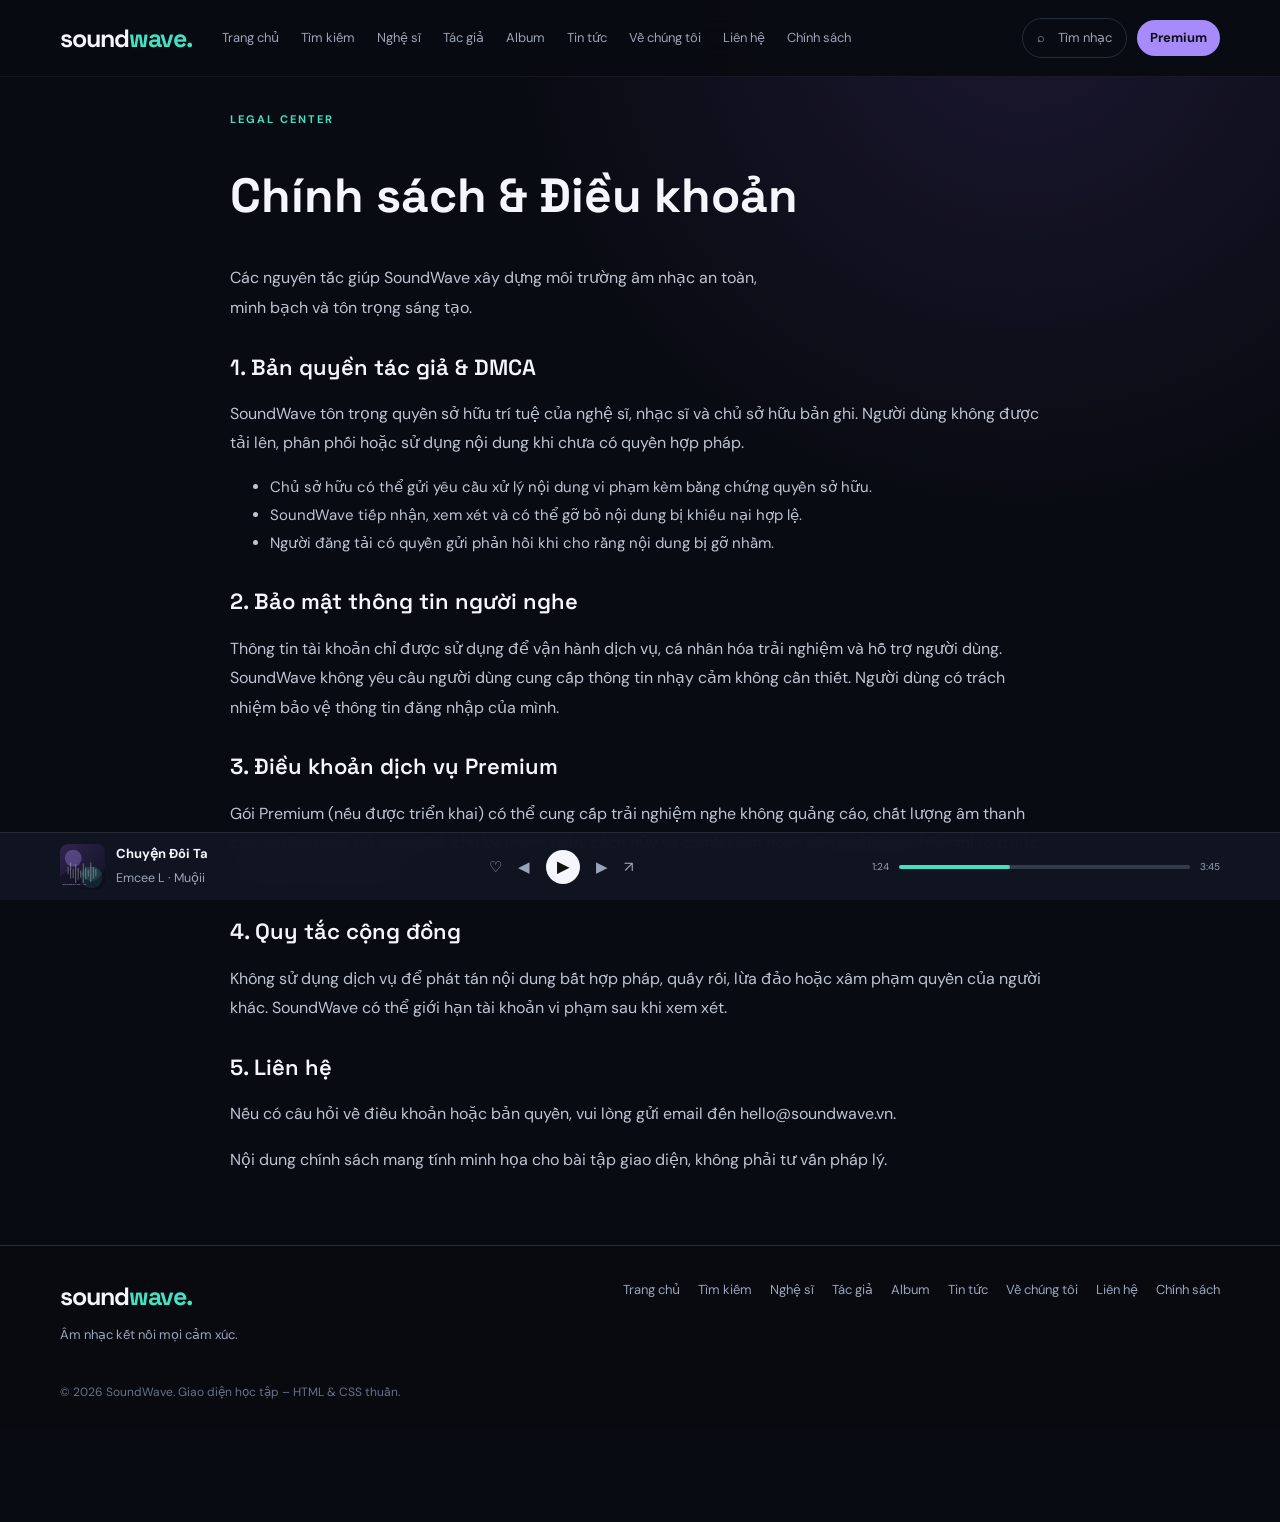
<file: policy-terms.html>
<!DOCTYPE html>
<html lang="vi">

<head>
    <meta charset="UTF-8">
    <meta name="viewport" content="width=device-width, initial-scale=1.0">
    <meta name="description" content="SoundWave - nền tảng khám phá âm nhạc trực tuyến.">
    <title>Chính sách & điều khoản | SoundWave</title>
    <link rel="stylesheet" href="css/style.css">
</head>

<body>
    <header class="site-header">
        <div class="container navbar"><a class="brand" href="index.html">sound<span>wave.</span></a>
            <nav class="nav-links" aria-label="Điều hướng chính"><a href="index.html">Trang chủ</a><a
                    href="search.html">Tìm kiếm</a><a href="artist-songs.html">Nghệ sĩ</a><a
                    href="composer-songs.html">Tác giả</a><a href="album-songs.html">Album</a><a href="detail.html">Tin
                    tức</a><a href="about.html">Về chúng tôi</a><a href="contact.html">Liên hệ</a><a
                    href="policy-terms.html">Chính sách</a></nav>
            <div class="nav-actions"><a class="search-mini" href="search.html">⌕　Tìm nhạc</a><a class="btn small"
                    href="contact.html">Premium</a></div>
        </div>
    </header>
    <main class="container">

        <article class="article policy">
            <div class="eyebrow">Legal center</div>
            <h1>Chính sách & Điều khoản</h1>
            <p class="lead">Các nguyên tắc giúp SoundWave xây dựng môi trường âm nhạc an toàn, minh bạch và tôn trọng
                sáng tạo.</p>
            <h2>1. Bản quyền tác giả & DMCA</h2>
            <p>SoundWave tôn trọng quyền sở hữu trí tuệ của nghệ sĩ, nhạc sĩ và chủ sở hữu bản ghi. Người dùng không
                được tải lên, phân phối hoặc sử dụng nội dung khi chưa có quyền hợp pháp.</p>
            <ul>
                <li>Chủ sở hữu có thể gửi yêu cầu xử lý nội dung vi phạm kèm bằng chứng quyền sở hữu.</li>
                <li>SoundWave tiếp nhận, xem xét và có thể gỡ bỏ nội dung bị khiếu nại hợp lệ.</li>
                <li>Người đăng tải có quyền gửi phản hồi khi cho rằng nội dung bị gỡ nhầm.</li>
            </ul>
            <h2>2. Bảo mật thông tin người nghe</h2>
            <p>Thông tin tài khoản chỉ được sử dụng để vận hành dịch vụ, cá nhân hóa trải nghiệm và hỗ trợ người dùng.
                SoundWave không yêu cầu người dùng cung cấp thông tin nhạy cảm không cần thiết. Người dùng có trách
                nhiệm bảo vệ thông tin đăng nhập của mình.</p>
            <h2>3. Điều khoản dịch vụ Premium</h2>
            <p>Gói Premium (nếu được triển khai) có thể cung cấp trải nghiệm nghe không quảng cáo, chất lượng âm thanh
                cao và tính năng bổ sung. Giá, chu kỳ thanh toán, cách hủy và chính sách hoàn tiền phải được hiển thị rõ
                trước khi người dùng đăng ký.</p>
            <h2>4. Quy tắc cộng đồng</h2>
            <p>Không sử dụng dịch vụ để phát tán nội dung bất hợp pháp, quấy rối, lừa đảo hoặc xâm phạm quyền của người
                khác. SoundWave có thể giới hạn tài khoản vi phạm sau khi xem xét.</p>
            <h2>5. Liên hệ</h2>
            <p>Nếu có câu hỏi về điều khoản hoặc bản quyền, vui lòng gửi email đến hello@soundwave.vn.</p>
            <p class="sub">Nội dung chính sách mang tính minh họa cho bài tập giao diện, không phải tư vấn pháp lý.</p>
        </article>
    </main>
    <footer class="site-footer">
        <div class="container">
            <div class="footer-inner">
                <div><a class="brand" href="index.html">sound<span>wave.</span></a>
                    <p class="sub">Âm nhạc kết nối mọi cảm xúc.</p>
                </div>
                <div class="footer-links"><a href="index.html">Trang chủ</a><a href="search.html">Tìm kiếm</a><a
                        href="artist-songs.html">Nghệ sĩ</a><a href="composer-songs.html">Tác giả</a><a
                        href="album-songs.html">Album</a><a href="detail.html">Tin tức</a><a href="about.html">Về chúng
                        tôi</a><a href="contact.html">Liên hệ</a><a href="policy-terms.html">Chính sách</a></div>
            </div>
            <div class="copyright">© 2026 SoundWave. Giao diện học tập – HTML & CSS thuần.</div>
        </div>
    </footer>
    <div class="player">
        <div class="container player-inner">
            <div class="now-playing"><img src="img/cover1.svg" alt="Bìa bài hát">
                <div><b>Chuyện Đôi Ta</b><small>Emcee L · Muộii</small></div>
            </div>
            <div class="controls"><span>♡</span><span>◀</span><span class="play">▶</span><span>▶</span><span>↗</span>
            </div>
            <div class="progress"><span>1:24</span>
                <div class="bar"><span></span></div><span>3:45</span>
            </div>
        </div>
    </div>
</body>

</html>
</file>
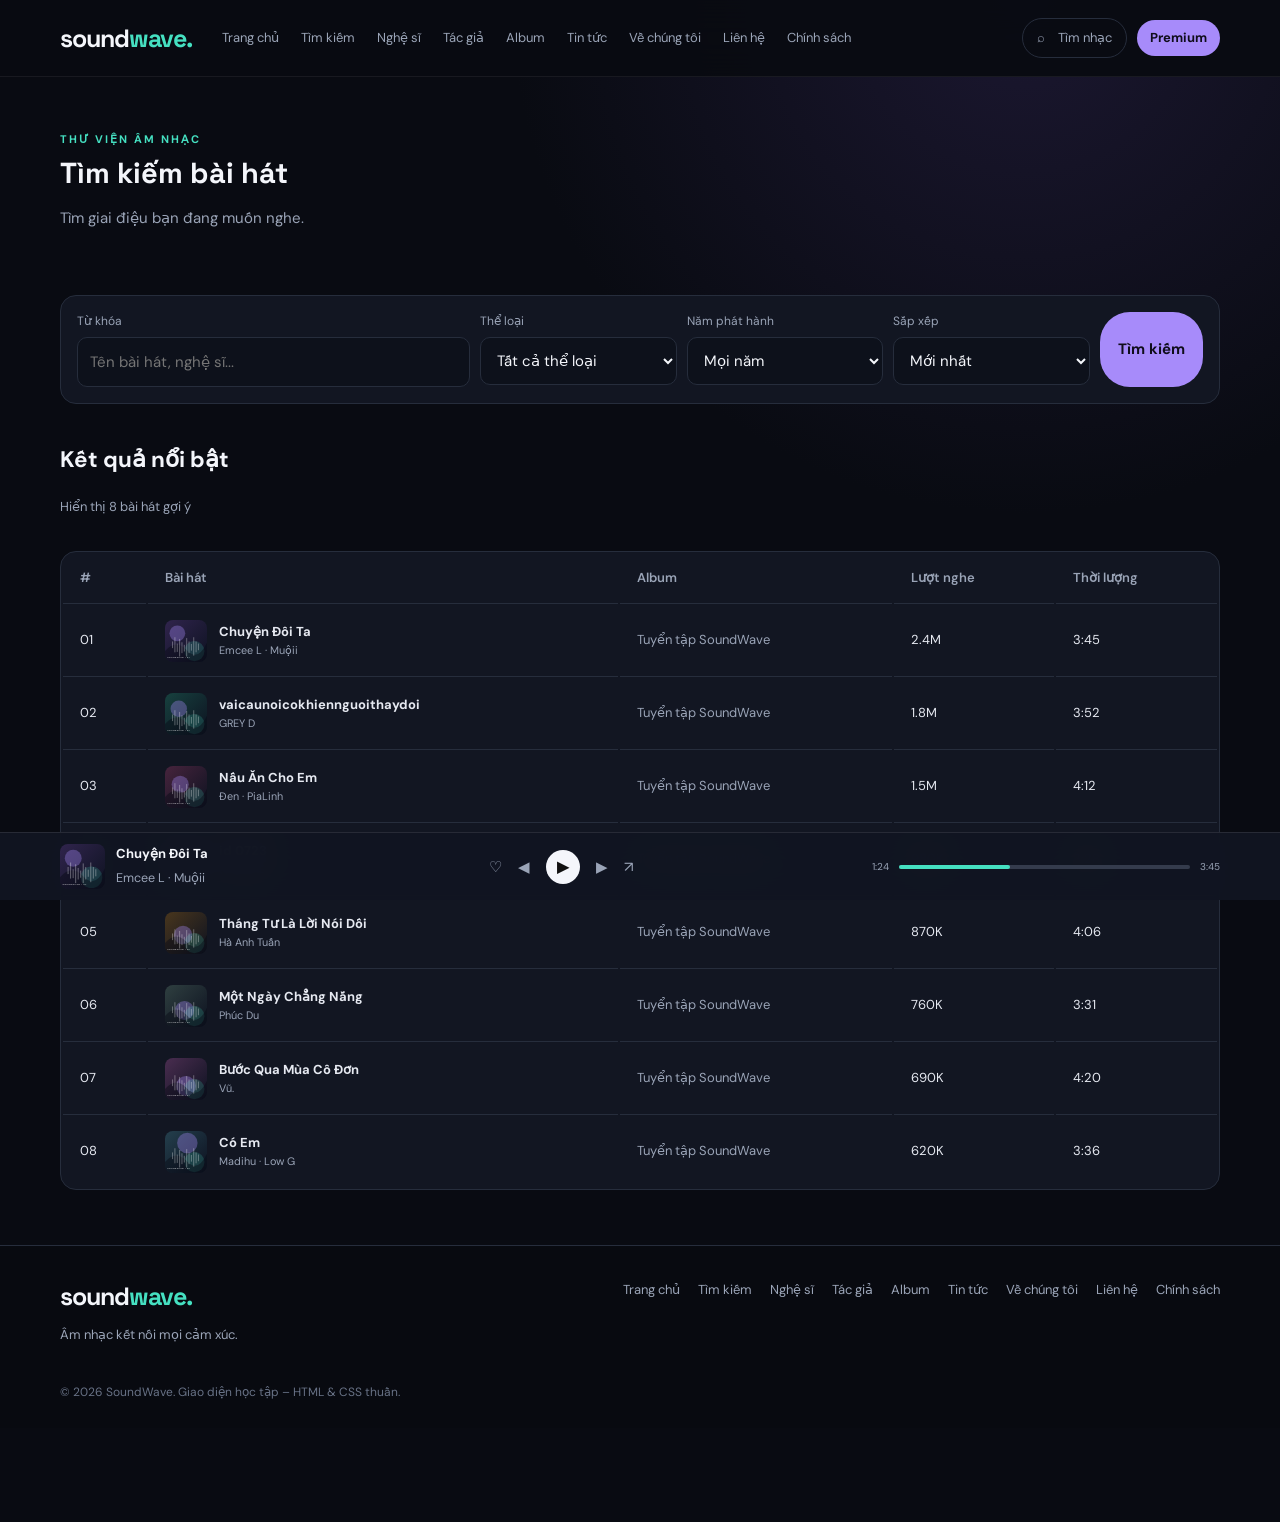
<file: search.html>
<!DOCTYPE html>
<html lang="vi">

<head>
    <meta charset="UTF-8">
    <meta name="viewport" content="width=device-width, initial-scale=1.0">
    <meta name="description" content="SoundWave - nền tảng khám phá âm nhạc trực tuyến.">
    <title>Tìm kiếm bài hát | SoundWave</title>
    <link rel="stylesheet" href="css/style.css">
</head>

<body>
    <header class="site-header">
        <div class="container navbar"><a class="brand" href="index.html">sound<span>wave.</span></a>
            <nav class="nav-links" aria-label="Điều hướng chính"><a href="index.html">Trang chủ</a><a
                    href="search.html">Tìm kiếm</a><a href="artist-songs.html">Nghệ sĩ</a><a
                    href="composer-songs.html">Tác giả</a><a href="album-songs.html">Album</a><a href="detail.html">Tin
                    tức</a><a href="about.html">Về chúng tôi</a><a href="contact.html">Liên hệ</a><a
                    href="policy-terms.html">Chính sách</a></nav>
            <div class="nav-actions"><a class="search-mini" href="search.html">⌕　Tìm nhạc</a><a class="btn small"
                    href="contact.html">Premium</a></div>
        </div>
    </header>
    <main class="container">

        <div class="page-intro">
            <div class="eyebrow">Thư viện âm nhạc</div>
            <h1 class="page-title">Tìm kiếm bài hát</h1>
            <p class="lead">Tìm giai điệu bạn đang muốn nghe.</p>
        </div>
        <form class="filters" action="#" method="get">
            <div><label for="q">Từ khóa</label><input id="q" name="q" placeholder="Tên bài hát, nghệ sĩ..."></div>
            <div><label for="genre">Thể loại</label><select id="genre">
                    <option>Tất cả thể loại</option>
                    <option>Indie</option>
                    <option>Pop</option>
                    <option>EDM</option>
                    <option>Acoustic</option>
                </select></div>
            <div><label for="year">Năm phát hành</label><select id="year">
                    <option>Mọi năm</option>
                    <option>2026</option>
                    <option>2025</option>
                    <option>2024</option>
                </select></div>
            <div><label for="sort">Sắp xếp</label><select id="sort">
                    <option>Mới nhất</option>
                    <option>Nghe nhiều nhất</option>
                </select></div><button class="btn" type="submit">Tìm kiếm</button>
        </form>
        <div class="section-head">
            <div>
                <h2>Kết quả nổi bật</h2>
                <p class="sub">Hiển thị 8 bài hát gợi ý</p>
            </div>
        </div>
        <div class="table-wrap">
            <table>
                <thead>
                    <tr>
                        <th>#</th>
                        <th>Bài hát</th>
                        <th>Album</th>
                        <th>Lượt nghe</th>
                        <th>Thời lượng</th>
                    </tr>
                </thead>
                <tbody>
                    <tr>
                        <td>01</td>
                        <td><a class="track" href="song-detail.html"><img src="img/cover1.svg" alt=""><span><b>Chuyện
                                        Đôi Ta</b><small class="muted" style="display:block">Emcee L ·
                                        Muộii</small></span></a></td>
                        <td class="muted">Tuyển tập SoundWave</td>
                        <td>2.4M</td>
                        <td>3:45</td>
                    </tr>
                    <tr>
                        <td>02</td>
                        <td><a class="track" href="song-detail.html"><img src="img/cover2.svg"
                                    alt=""><span><b>vaicaunoicokhiennguoithaydoi</b><small class="muted"
                                        style="display:block">GREY D</small></span></a></td>
                        <td class="muted">Tuyển tập SoundWave</td>
                        <td>1.8M</td>
                        <td>3:52</td>
                    </tr>
                    <tr>
                        <td>03</td>
                        <td><a class="track" href="song-detail.html"><img src="img/cover3.svg" alt=""><span><b>Nấu Ăn
                                        Cho Em</b><small class="muted" style="display:block">Đen ·
                                        PiaLinh</small></span></a></td>
                        <td class="muted">Tuyển tập SoundWave</td>
                        <td>1.5M</td>
                        <td>4:12</td>
                    </tr>
                    <tr>
                        <td>04</td>
                        <td><a class="track" href="song-detail.html"><img src="img/cover4.svg" alt=""><span><b>id
                                        0723</b><small class="muted" style="display:block"> (Un)SURE</small></span></a>
                        </td>
                        <td class="muted">Tuyển tập SoundWave</td>
                        <td>980K</td>
                        <td>3:28</td>
                    </tr>
                    <tr>
                        <td>05</td>
                        <td><a class="track" href="song-detail.html"><img src="img/cover5.svg" alt=""><span><b>Tháng Tư
                                        Là Lời Nói Dối</b><small class="muted" style="display:block">Hà Anh
                                        Tuấn</small></span></a></td>
                        <td class="muted">Tuyển tập SoundWave</td>
                        <td>870K</td>
                        <td>4:06</td>
                    </tr>
                    <tr>
                        <td>06</td>
                        <td><a class="track" href="song-detail.html"><img src="img/cover6.svg" alt=""><span><b>Một Ngày
                                        Chẳng Nắng</b><small class="muted" style="display:block">Phúc
                                        Du</small></span></a></td>
                        <td class="muted">Tuyển tập SoundWave</td>
                        <td>760K</td>
                        <td>3:31</td>
                    </tr>
                    <tr>
                        <td>07</td>
                        <td><a class="track" href="song-detail.html"><img src="img/cover7.svg" alt=""><span><b>Bước Qua
                                        Mùa Cô Đơn</b><small class="muted" style="display:block">Vũ.</small></span></a>
                        </td>
                        <td class="muted">Tuyển tập SoundWave</td>
                        <td>690K</td>
                        <td>4:20</td>
                    </tr>
                    <tr>
                        <td>08</td>
                        <td><a class="track" href="song-detail.html"><img src="img/cover8.svg" alt=""><span><b>Có
                                        Em</b><small class="muted" style="display:block">Madihu · Low
                                        G</small></span></a></td>
                        <td class="muted">Tuyển tập SoundWave</td>
                        <td>620K</td>
                        <td>3:36</td>
                    </tr>
                </tbody>
            </table>
        </div>
    </main>
    <footer class="site-footer">
        <div class="container">
            <div class="footer-inner">
                <div><a class="brand" href="index.html">sound<span>wave.</span></a>
                    <p class="sub">Âm nhạc kết nối mọi cảm xúc.</p>
                </div>
                <div class="footer-links"><a href="index.html">Trang chủ</a><a href="search.html">Tìm kiếm</a><a
                        href="artist-songs.html">Nghệ sĩ</a><a href="composer-songs.html">Tác giả</a><a
                        href="album-songs.html">Album</a><a href="detail.html">Tin tức</a><a href="about.html">Về chúng
                        tôi</a><a href="contact.html">Liên hệ</a><a href="policy-terms.html">Chính sách</a></div>
            </div>
            <div class="copyright">© 2026 SoundWave. Giao diện học tập – HTML & CSS thuần.</div>
        </div>
    </footer>
    <div class="player">
        <div class="container player-inner">
            <div class="now-playing"><img src="img/cover1.svg" alt="Bìa bài hát">
                <div><b>Chuyện Đôi Ta</b><small>Emcee L · Muộii</small></div>
            </div>
            <div class="controls"><span>♡</span><span>◀</span><span class="play">▶</span><span>▶</span><span>↗</span>
            </div>
            <div class="progress"><span>1:24</span>
                <div class="bar"><span></span></div><span>3:45</span>
            </div>
        </div>
    </div>
</body>

</html>
</file>
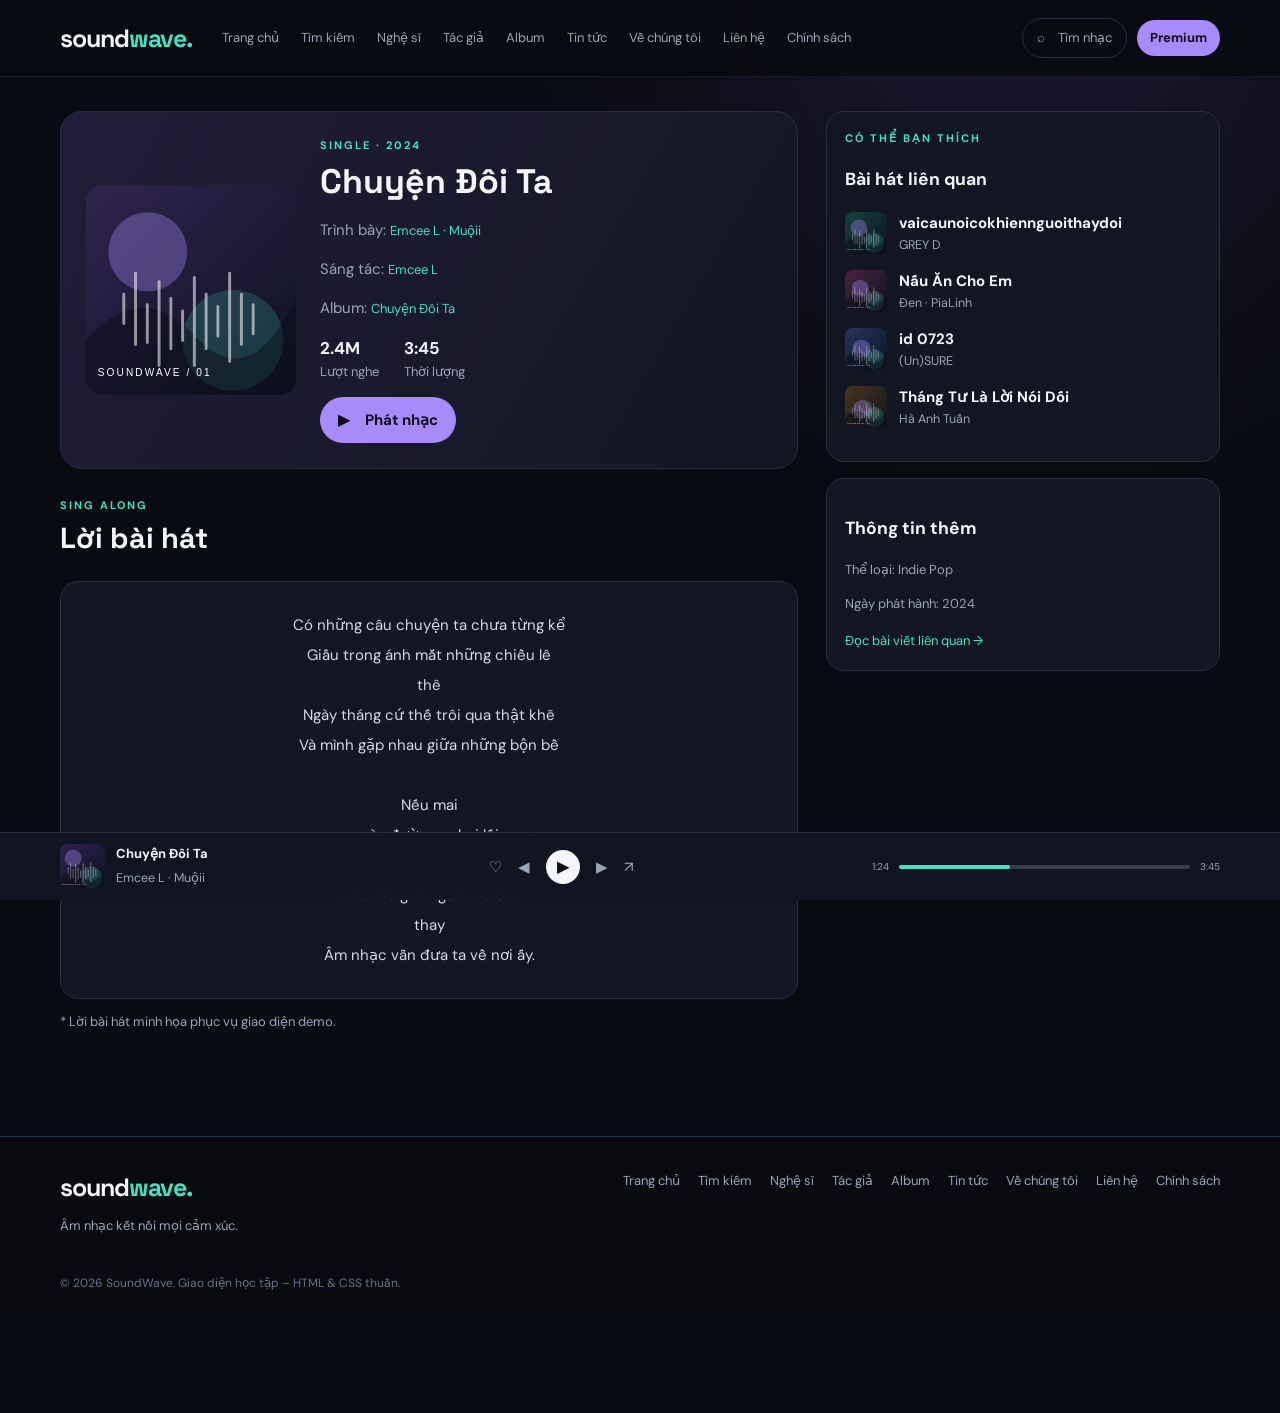
<file: song-detail.html>
<!DOCTYPE html>
<html lang="vi">

<head>
    <meta charset="UTF-8">
    <meta name="viewport" content="width=device-width, initial-scale=1.0">
    <meta name="description" content="SoundWave - nền tảng khám phá âm nhạc trực tuyến.">
    <title>Chi tiết bài hát | SoundWave</title>
    <link rel="stylesheet" href="css/style.css">
</head>

<body>
    <header class="site-header">
        <div class="container navbar"><a class="brand" href="index.html">sound<span>wave.</span></a>
            <nav class="nav-links" aria-label="Điều hướng chính"><a href="index.html">Trang chủ</a><a
                    href="search.html">Tìm kiếm</a><a href="artist-songs.html">Nghệ sĩ</a><a
                    href="composer-songs.html">Tác giả</a><a href="album-songs.html">Album</a><a href="detail.html">Tin
                    tức</a><a href="about.html">Về chúng tôi</a><a href="contact.html">Liên hệ</a><a
                    href="policy-terms.html">Chính sách</a></nav>
            <div class="nav-actions"><a class="search-mini" href="search.html">⌕　Tìm nhạc</a><a class="btn small"
                    href="contact.html">Premium</a></div>
        </div>
    </header>
    <main class="container">

        <div class="song-layout">
            <div>
                <section class="song-hero"><img class="song-cover" src="img/cover1.svg" alt="Bìa Chuyện Đôi Ta">
                    <div>
                        <div class="eyebrow">Single · 2024</div>
                        <h1>Chuyện Đôi Ta</h1>
                        <p class="muted">Trình bày: <a class="text-link" href="artist-songs.html">Emcee L · Muộii</a>
                        </p>
                        <p class="muted">Sáng tác: <a class="text-link" href="composer-songs.html">Emcee L</a></p>
                        <p class="muted">Album: <a class="text-link" href="album-songs.html">Chuyện Đôi Ta</a></p>
                        <div class="stats"><span><b>2.4M</b>Lượt nghe</span><span><b>3:45</b>Thời lượng</span></div><a
                            class="btn" href="#lyrics">▶　Phát nhạc</a>
                    </div>
                </section>
                <section class="section" id="lyrics">
                    <div class="section-head">
                        <div>
                            <div class="eyebrow">Sing along</div>
                            <h2>Lời bài hát</h2>
                        </div>
                    </div>
                    <div class="lyrics">Có những câu chuyện ta chưa từng kể<br>Giấu trong ánh mắt những chiều lê
                        thê<br>Ngày tháng cứ thế trôi qua thật khẽ<br>Và mình gặp nhau giữa những bộn bề<br><br>Nếu mai
                        này đường xa hai lối<br>Xin giữ trong tim phút giây tuyệt vời<br>Dẫu thế giới ngoài kia đổi
                        thay<br>Âm nhạc vẫn đưa ta về nơi ấy.</div>
                    <p class="sub">* Lời bài hát minh họa phục vụ giao diện demo.</p>
                </section>
            </div>
            <aside>
                <div class="side-card">
                    <div class="eyebrow">Có thể bạn thích</div>
                    <h3>Bài hát liên quan</h3><a class="track" style="margin:14px 0" href="song-detail.html"><img
                            src="img/cover2.svg" alt=""><span><b>vaicaunoicokhiennguoithaydoi</b><small class="muted"
                                style="display:block">GREY D</small></span></a><a class="track" style="margin:14px 0"
                        href="song-detail.html"><img src="img/cover3.svg" alt=""><span><b>Nấu Ăn Cho Em</b><small
                                class="muted" style="display:block">Đen · PiaLinh</small></span></a><a class="track"
                        style="margin:14px 0" href="song-detail.html"><img src="img/cover4.svg" alt=""><span><b>id
                                0723</b><small class="muted" style="display:block"> (Un)SURE</small></span></a><a
                        class="track" style="margin:14px 0" href="song-detail.html"><img src="img/cover5.svg"
                            alt=""><span><b>Tháng Tư Là Lời Nói Dối</b><small class="muted" style="display:block">Hà Anh
                                Tuấn</small></span></a>
                </div>
                <div class="side-card">
                    <h3>Thông tin thêm</h3>
                    <p class="sub">Thể loại: Indie Pop</p>
                    <p class="sub">Ngày phát hành: 2024</p><a class="text-link" href="detail.html">Đọc bài viết liên
                        quan →</a>
                </div>
            </aside>
        </div>
    </main>
    <footer class="site-footer">
        <div class="container">
            <div class="footer-inner">
                <div><a class="brand" href="index.html">sound<span>wave.</span></a>
                    <p class="sub">Âm nhạc kết nối mọi cảm xúc.</p>
                </div>
                <div class="footer-links"><a href="index.html">Trang chủ</a><a href="search.html">Tìm kiếm</a><a
                        href="artist-songs.html">Nghệ sĩ</a><a href="composer-songs.html">Tác giả</a><a
                        href="album-songs.html">Album</a><a href="detail.html">Tin tức</a><a href="about.html">Về chúng
                        tôi</a><a href="contact.html">Liên hệ</a><a href="policy-terms.html">Chính sách</a></div>
            </div>
            <div class="copyright">© 2026 SoundWave. Giao diện học tập – HTML & CSS thuần.</div>
        </div>
    </footer>
    <div class="player">
        <div class="container player-inner">
            <div class="now-playing"><img src="img/cover1.svg" alt="Bìa bài hát">
                <div><b>Chuyện Đôi Ta</b><small>Emcee L · Muộii</small></div>
            </div>
            <div class="controls"><span>♡</span><span>◀</span><span class="play">▶</span><span>▶</span><span>↗</span>
            </div>
            <div class="progress"><span>1:24</span>
                <div class="bar"><span></span></div><span>3:45</span>
            </div>
        </div>
    </div>
</body>

</html>
</file>
<file: css/style.css>
@import url('https://fonts.googleapis.com/css2?family=DM+Sans:wght@400;500;600;700&family=Space+Grotesk:wght@500;600;700&display=swap');

:root {
    --bg: #090b12;
    --panel: #121622;
    --panel2: #191f2d;
    --line: #262d3c;
    --text: #f4f6fb;
    --muted: #9aa4b7;
    --accent: #a78bfa;
    --accent2: #45e0c1;
    --pink: #ff79b0;
    --radius: 18px
}

* {
    box-sizing: border-box
}

html {
    scroll-behavior: smooth
}

body {
    margin: 0;
    background: radial-gradient(circle at 80% 0%, #1b1730 0, transparent 28%), var(--bg);
    color: var(--text);
    font: 15px 'DM Sans', sans-serif;
    line-height: 1.6;
    padding-bottom: 94px
}

a {
    color: inherit;
    text-decoration: none
}

img {
    max-width: 100%;
    display: block
}

button,
input,
select,
textarea {
    font: inherit
}

.container {
    width: min(1160px, calc(100% - 40px));
    margin: auto
}

.site-header {
    position: sticky;
    top: 0;
    background: #090b12eF;
    backdrop-filter: blur(18px);
    border-bottom: 1px solid #ffffff10
}

.navbar {
    min-height: 76px;
    display: flex;
    align-items: center;
    gap: 30px
}

.brand {
    font: 700 25px 'Space Grotesk';
    letter-spacing: -1px;
    white-space: nowrap
}

.brand span {
    color: var(--accent2)
}

.nav-links {
    display: flex;
    gap: 22px;
    align-items: center;
    flex: 1
}

.nav-links a,
.footer-links a {
    color: var(--muted);
    font-size: 13px
}

.nav-links a:hover,
.footer-links a:hover {
    color: var(--text)
}

.nav-actions {
    display: flex;
    align-items: center;
    gap: 10px
}

.search-mini {
    border: 1px solid var(--line);
    border-radius: 30px;
    padding: 9px 14px;
    color: var(--muted);
    font-size: 13px
}

.btn {
    display: inline-flex;
    align-items: center;
    justify-content: center;
    gap: 8px;
    border: 0;
    border-radius: 30px;
    padding: 11px 18px;
    background: var(--accent);
    color: #100d1b;
    font-weight: 700;
    cursor: pointer;
    transition: .2s
}

.btn:hover {
    transform: translateY(-2px);
    filter: brightness(1.08)
}

.btn.outline {
    background: transparent;
    border: 1px solid #ffffff30;
    color: var(--text)
}

.btn.small {
    padding: 8px 13px;
    font-size: 13px
}

main {
    padding: 34px 0 55px
}

.eyebrow {
    color: var(--accent2);
    font-size: 11px;
    font-weight: 700;
    letter-spacing: 2px;
    text-transform: uppercase
}

.hero {
    display: grid;
    grid-template-columns: 1.1fr .9fr;
    align-items: center;
    gap: 38px;
    padding: 52px 0 64px
}

.hero h1 {
    font: 700 clamp(38px, 6vw, 68px)/1.05 'Space Grotesk';
    letter-spacing: -2.5px;
    margin: 13px 0 18px
}

.gradient {
    background: linear-gradient(90deg, var(--accent2), var(--accent));
    -webkit-background-clip: text;
    background-clip: text;
    color: transparent
}

.lead {
    color: var(--muted);
    font-size: 17px;
    max-width: 530px
}

.hero-art {
    position: relative
}

.hero-art img {
    width: 100%;
    border-radius: 28px;
    border: 1px solid #ffffff20;
    box-shadow: 0 25px 80px #0008
}

.section {
    margin: 28px 0 48px
}

.section-head {
    display: flex;
    justify-content: space-between;
    align-items: end;
    gap: 20px;
    margin-bottom: 20px
}

.section h2,
.page-title {
    font: 700 29px 'Space Grotesk';
    margin: 5px 0
}

.sub {
    color: var(--muted);
    font-size: 13px
}

.text-link {
    color: var(--accent2);
    font-size: 13px
}

.grid {
    display: grid;
    grid-template-columns: repeat(4, 1fr);
    gap: 18px
}

.grid.three {
    grid-template-columns: repeat(3, 1fr)
}

.card {
    background: var(--panel);
    border: 1px solid var(--line);
    border-radius: var(--radius);
    padding: 14px;
    transition: .2s
}

.card:hover {
    transform: translateY(-4px);
    border-color: #8d7be0
}

.cover {
    width: 100%;
    aspect-ratio: 1;
    object-fit: cover;
    border-radius: 12px;
    margin-bottom: 12px
}

.card h3 {
    font-size: 15px;
    margin: 0 0 3px
}

.card p {
    margin: 0;
    color: var(--muted);
    font-size: 12px
}

.tag {
    display: inline-block;
    border: 1px solid var(--line);
    border-radius: 30px;
    padding: 6px 12px;
    color: var(--muted);
    font-size: 12px;
    margin: 4px 5px 4px 0
}

.table-wrap {
    background: var(--panel);
    border: 1px solid var(--line);
    border-radius: 16px
}

table {
    width: 100%;
    
    min-width: 620px
}

th,
td {
    text-align: left;
    padding: 14px 17px;
    border-bottom: 1px solid var(--line);
    font-size: 13px
}

th {
    color: var(--muted);
    font-weight: 600
}

td {
    color: #e6e9f1
}

tr:last-child td {
    border-bottom: 0
}

tbody tr:hover {
    background: #ffffff06
}

.track {
    display: flex;
    align-items: center;
    gap: 12px
}

.track img {
    width: 42px;
    height: 42px;
    object-fit: cover;
    border-radius: 8px
}

.muted {
    color: var(--muted)
}

.page-intro {
    padding: 20px 0 30px
}

.page-intro .lead {
    font-size: 15px
}

.profile {
    display: flex;
    gap: 26px;
    align-items: center;
    padding: 26px;
    background: linear-gradient(120deg, #211c37, #121622);
    border: 1px solid var(--line);
    border-radius: 22px;
    margin: 18px 0 32px
}

.avatar {
    width: 150px;
    height: 150px;
    object-fit: cover;
    border-radius: 18px
}

.profile h1 {
    font: 700 34px 'Space Grotesk';
    margin: 4px 0
}

.stats {
    display: flex;
    gap: 25px;
    margin: 14px 0;
    color: var(--muted);
    font-size: 13px
}

.stats b {
    display: block;
    color: var(--text);
    font-size: 17px
}

.song-layout {
    display: grid;
    grid-template-columns: 1.5fr .8fr;
    gap: 28px
}

.song-hero {
    display: flex;
    gap: 24px;
    align-items: center;
    background: linear-gradient(120deg, #211c37, #121622);
    padding: 25px;
    border: 1px solid var(--line);
    border-radius: 22px
}

.song-cover {
    width: 210px;
    border-radius: 16px
}

.song-hero h1 {
    font: 700 34px 'Space Grotesk';
    margin: 5px 0
}

.lyrics {
    white-space: pre-line;
    text-align: center;
    padding: 28px;
    background: var(--panel);
    border: 1px solid var(--line);
    border-radius: 18px;
    color: #d7d9e4;
    line-height: 2
}

.side-card {
    background: var(--panel);
    border: 1px solid var(--line);
    border-radius: 18px;
    padding: 18px;
    margin-bottom: 16px
}

.album-head {
    display: flex;
    gap: 28px;
    align-items: center;
    padding: 28px;
    background: linear-gradient(120deg, #252044, #121622);
    border-radius: 22px;
    border: 1px solid var(--line);
    margin: 20px 0 30px
}

.album-head img {
    width: 230px;
    border-radius: 16px
}

.filters {
    display: grid;
    grid-template-columns: 2fr 1fr 1fr 1fr auto;
    gap: 10px;
    background: var(--panel);
    padding: 16px;
    border: 1px solid var(--line);
    border-radius: 16px;
    margin: 20px 0
}

input,
select,
textarea {
    width: 100%;
    background: #0d111b;
    color: var(--text);
    border: 1px solid var(--line);
    border-radius: 10px;
    padding: 12px;
    outline: none
}

input:focus,
select:focus,
textarea:focus {
    border-color: var(--accent)
}

label {
    display: block;
    color: var(--muted);
    font-size: 12px;
    margin-bottom: 6px
}

.article {
    max-width: 820px;
    margin: auto
}

.article img {
    width: 100%;
    border-radius: 20px;
    margin: 22px 0
}

.article h1 {
    font: 700 clamp(32px, 5vw, 48px)/1.15 'Space Grotesk'
}

.article p {
    color: #c3c9d6;
    font-size: 16px;
    line-height: 1.9
}

.info-grid {
    display: grid;
    grid-template-columns: 1fr 1fr;
    gap: 18px
}

.info-box {
    padding: 22px;
    background: var(--panel);
    border: 1px solid var(--line);
    border-radius: 18px
}

.team-card img {
    aspect-ratio: 1.2;
    object-fit: cover;
    border-radius: 12px;
    margin-bottom: 12px
}

.contact-grid {
    display: grid;
    grid-template-columns: 1fr 1fr;
    gap: 24px
}

.form-grid {
    display: grid;
    grid-template-columns: 1fr 1fr;
    gap: 14px
}

.form-grid .full {
    grid-column: 1/-1
}

textarea {
    min-height: 130px;
    resize: vertical
}

.map {
    width: 100%;
    height: 300px;
    border: 0;
    border-radius: 16px;
    filter: grayscale(.5) invert(.9) contrast(.85)
}

.policy h2 {
    font: 600 22px 'Space Grotesk';
    margin-top: 30px
}

.policy p,
.policy li {
    color: #bdc4d2;
    line-height: 1.85
}

.site-footer {
    border-top: 1px solid var(--line);
    padding: 34px 0 26px;
    background: #080a10
}

.footer-inner {
    display: flex;
    justify-content: space-between;
    gap: 30px;
    align-items: start
}

.footer-links {
    display: flex;
    gap: 18px;
    flex-wrap: wrap
}

.copyright {
    color: #687286;
    font-size: 12px;
    margin-top: 24px
}

.player {
    position: fixed;
    z-index: 20;
    bottom: 0;
    left: 0;
    right: 0;
    background: #111522f5;
    backdrop-filter: blur(16px);
    border-top: 1px solid #ffffff18;
    padding: 11px 0
}

.player-inner {
    display: flex;
    align-items: center;
    justify-content: space-between;
    gap: 20px
}

.now-playing {
    display: flex;
    align-items: center;
    gap: 11px;
    min-width: 190px
}

.now-playing img {
    width: 45px;
    height: 45px;
    border-radius: 8px
}

.now-playing b {
    display: block;
    font-size: 13px
}

.now-playing small {
    color: var(--muted)
}

.controls {
    display: flex;
    align-items: center;
    gap: 16px;
    color: var(--muted)
}

.play {
    width: 34px;
    height: 34px;
    border-radius: 50%;
    display: grid;
    place-items: center;
    background: var(--text);
    color: #111;
    font-weight: 700
}

.progress {
    display: flex;
    align-items: center;
    gap: 10px;
    width: 30%;
    color: var(--muted);
    font-size: 10px
}

.bar {
    height: 4px;
    background: #343b4c;
    border-radius: 9px;
    flex: 1
}

.bar span {
    display: block;
    width: 38%;
    height: 100%;
    background: var(--accent2);
    border-radius: 9px
}

@media(max-width:900px) {
    .nav-links {
        gap: 12px
    }

    .nav-links a {
        font-size: 12px
    }

    .grid {
        grid-template-columns: repeat(2, 1fr)
    }

    .hero {
        gap: 20px
    }

    .filters {
        grid-template-columns: 1fr 1fr
    }

    .song-layout {
        grid-template-columns: 1fr
    }

    .info-grid,
    .contact-grid {
        grid-template-columns: 1fr
    }
}

@media(max-width:650px) {
    .container {
        width: min(100% - 28px, 1160px)
    }

    .navbar {
        min-height: 65px;
        flex-wrap: wrap;
        gap: 12px;
        padding: 12px 0
    }

    .nav-links {
        order: 3;
        width: 100%;
        overflow-x: auto;
        padding-bottom: 4px
    }

    .nav-links a {
        white-space: nowrap
    }

    .nav-actions {
        margin-left: auto
    }

    .search-mini {
        display: none
    }

    .hero {
        grid-template-columns: 1fr;
        padding: 28px 0 40px
    }

    .hero-art {
        max-width: 480px
    }

    .hero h1 {
        font-size: 43px
    }

    .grid,
    .grid.three {
        grid-template-columns: repeat(2, minmax(0, 1fr));
        gap: 12px
    }

    .profile,
    .album-head,
    .song-hero {
        align-items: flex-start;
        flex-direction: column
    }

    .avatar,
    .album-head img {
        width: 130px;
        height: 130px;
        object-fit: cover
    }

    .song-cover {
        width: 150px
    }

    .filters {
        grid-template-columns: 1fr
    }

    .form-grid {
        grid-template-columns: 1fr
    }

    .form-grid .full {
        grid-column: auto
    }

    .footer-inner {
        flex-direction: column
    }

    .player-inner {
        gap: 10px
    }

    .progress {
        display: none
    }

    .controls {
        gap: 10px
    }

    .now-playing {
        min-width: 0
    }

    .now-playing img {
        width: 38px;
        height: 38px
    }

    .player .container {
        width: calc(100% - 24px)
    }
}
</file>
